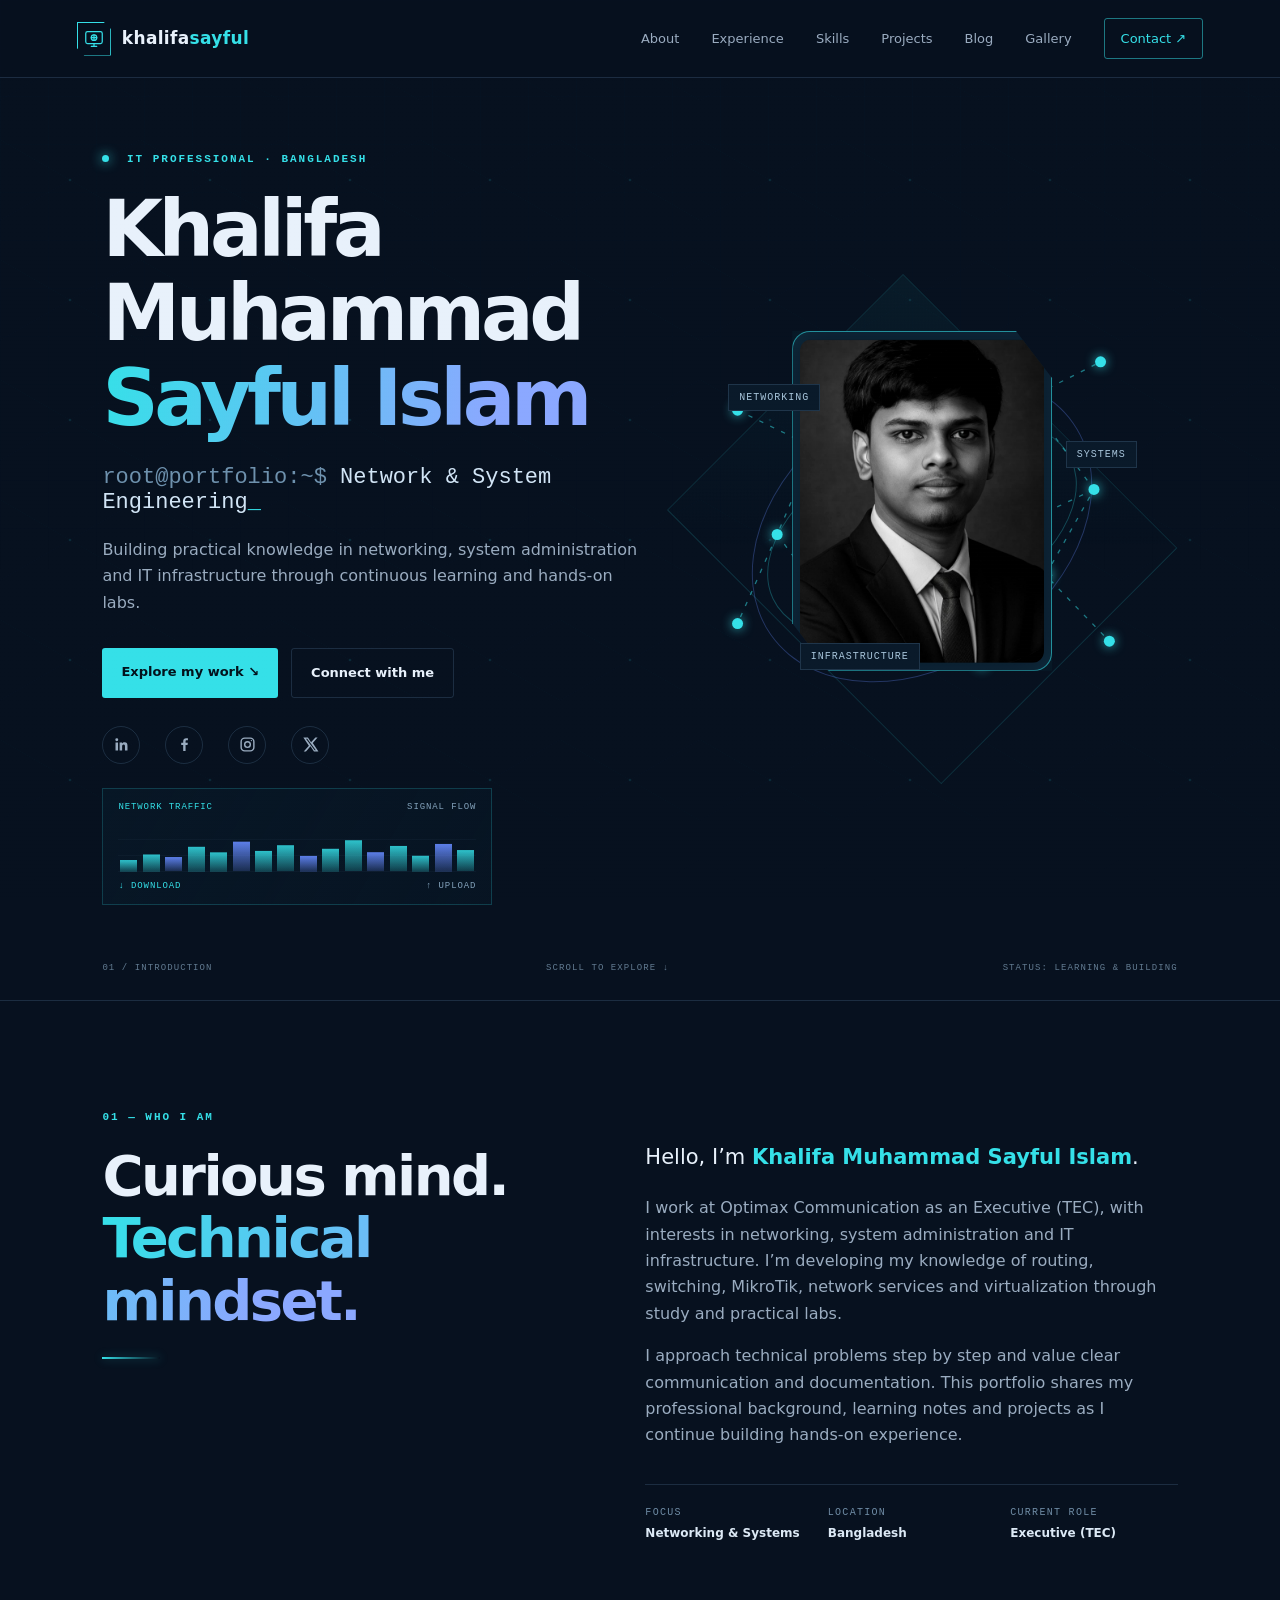
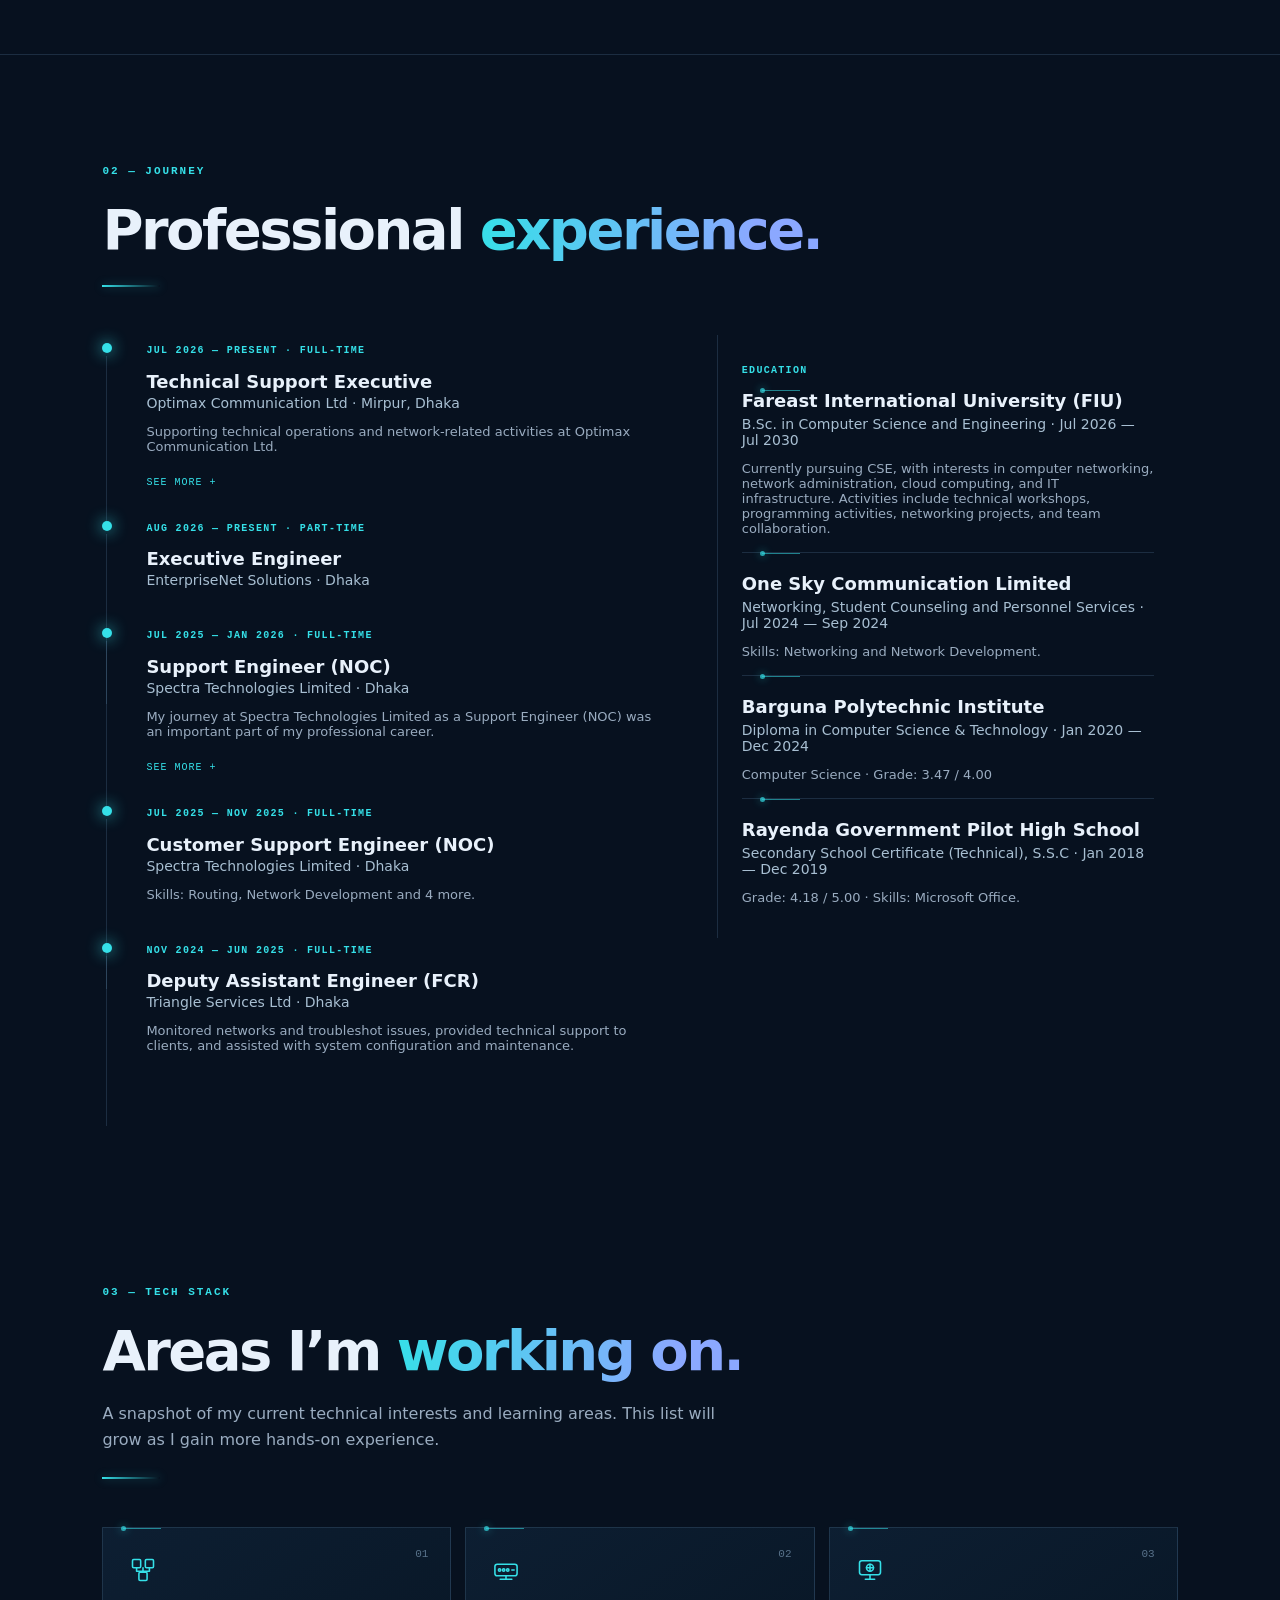
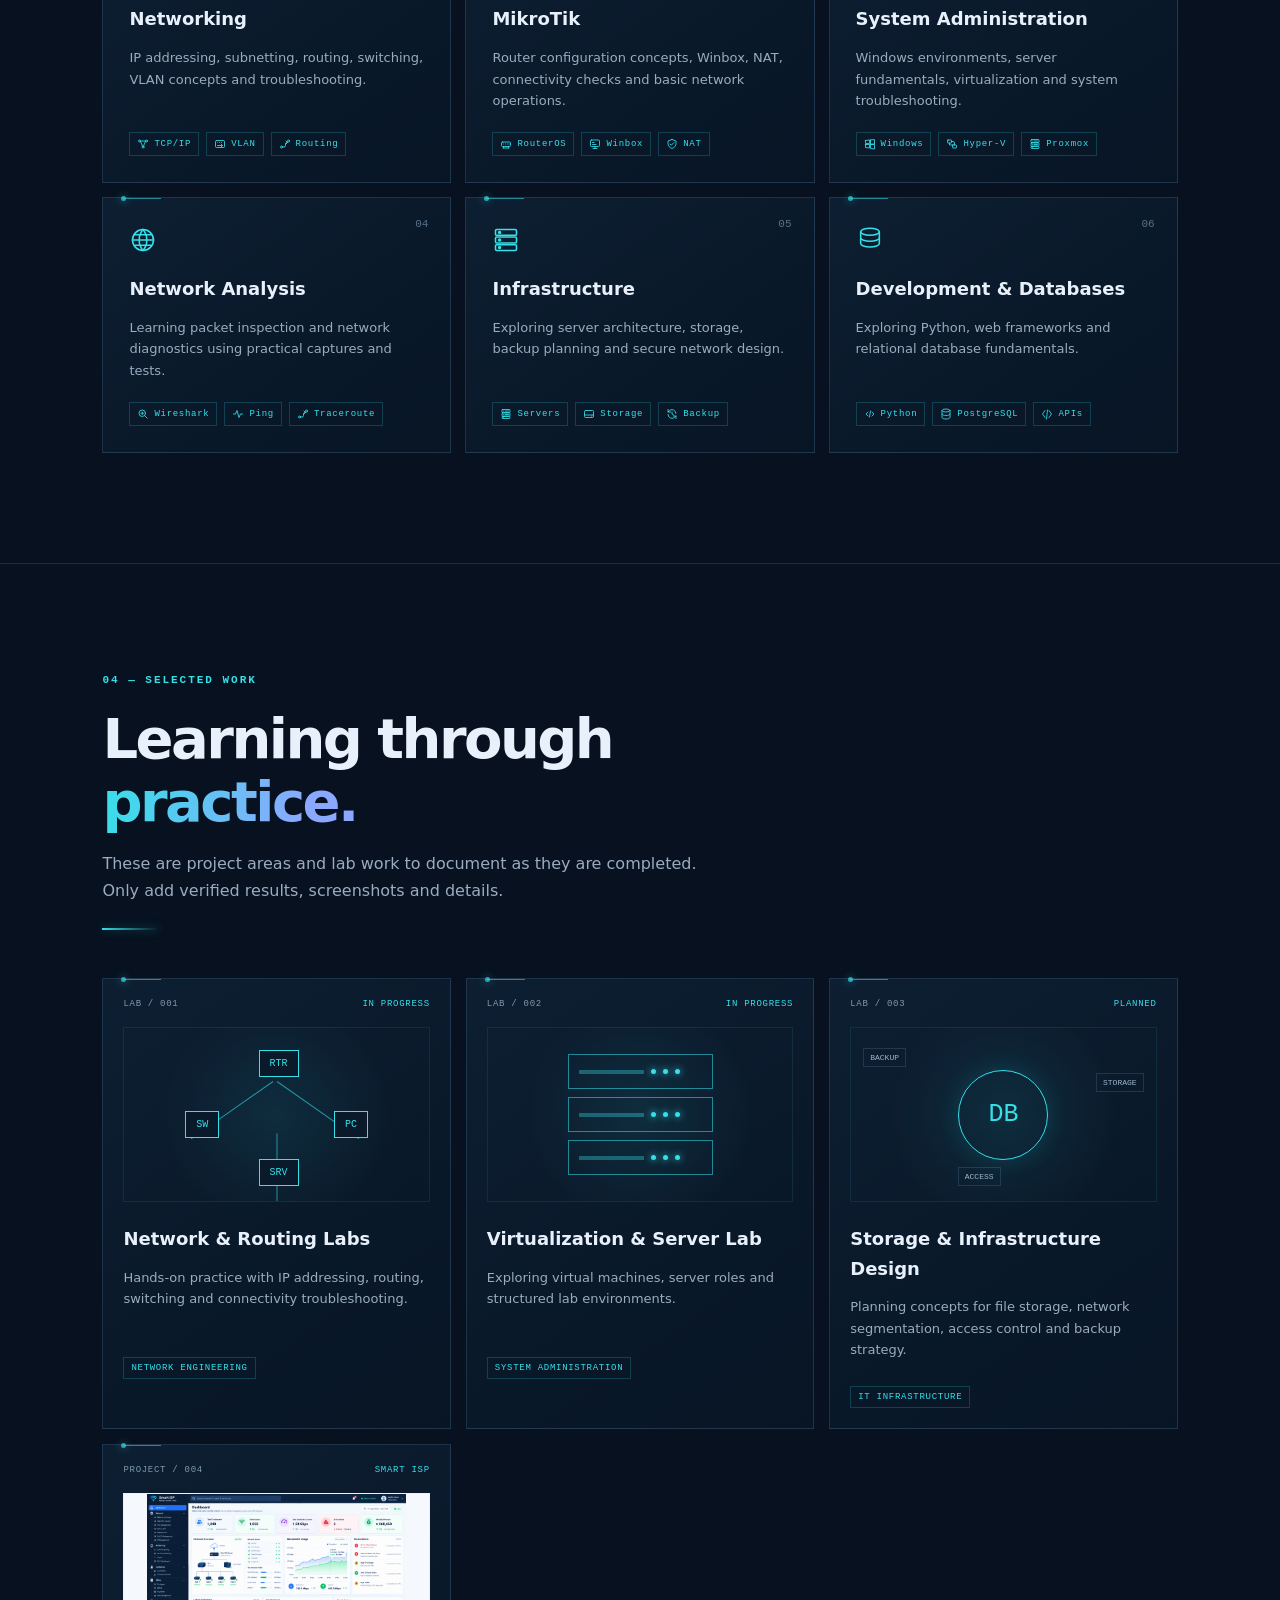
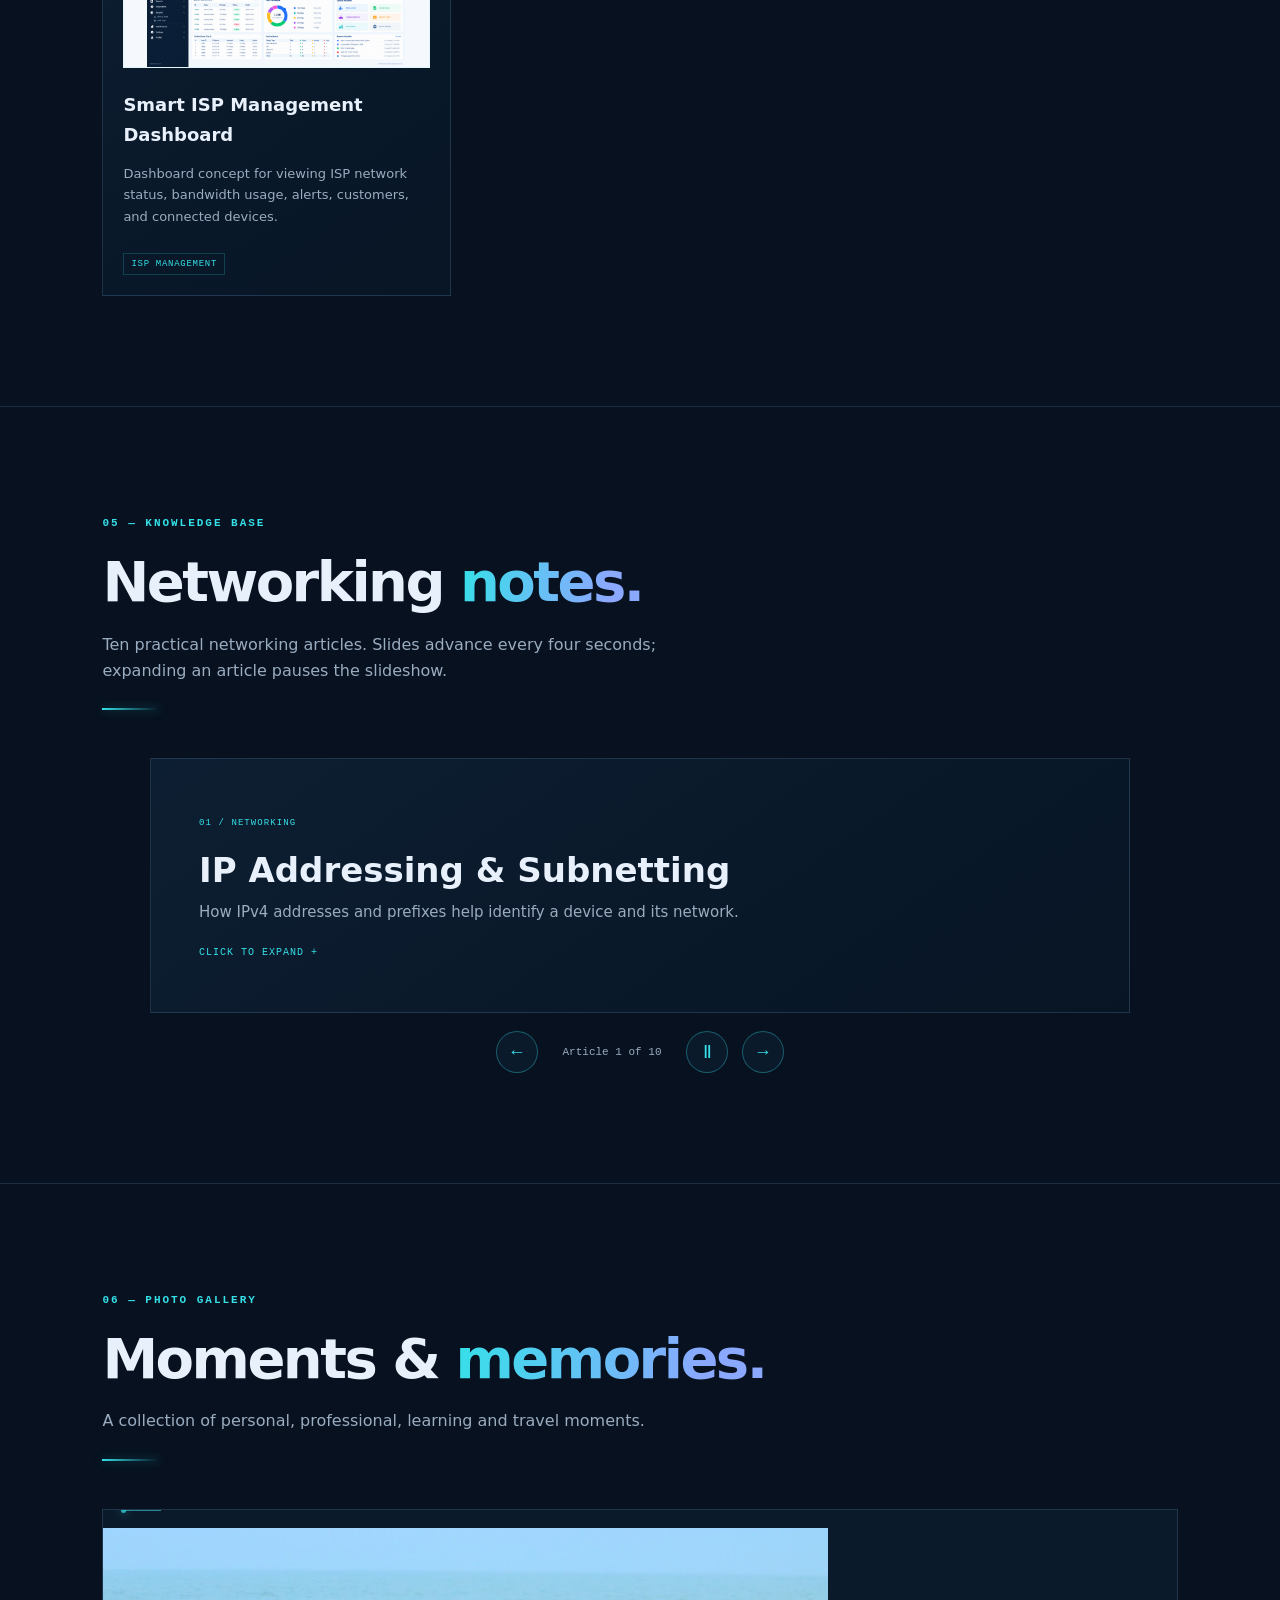
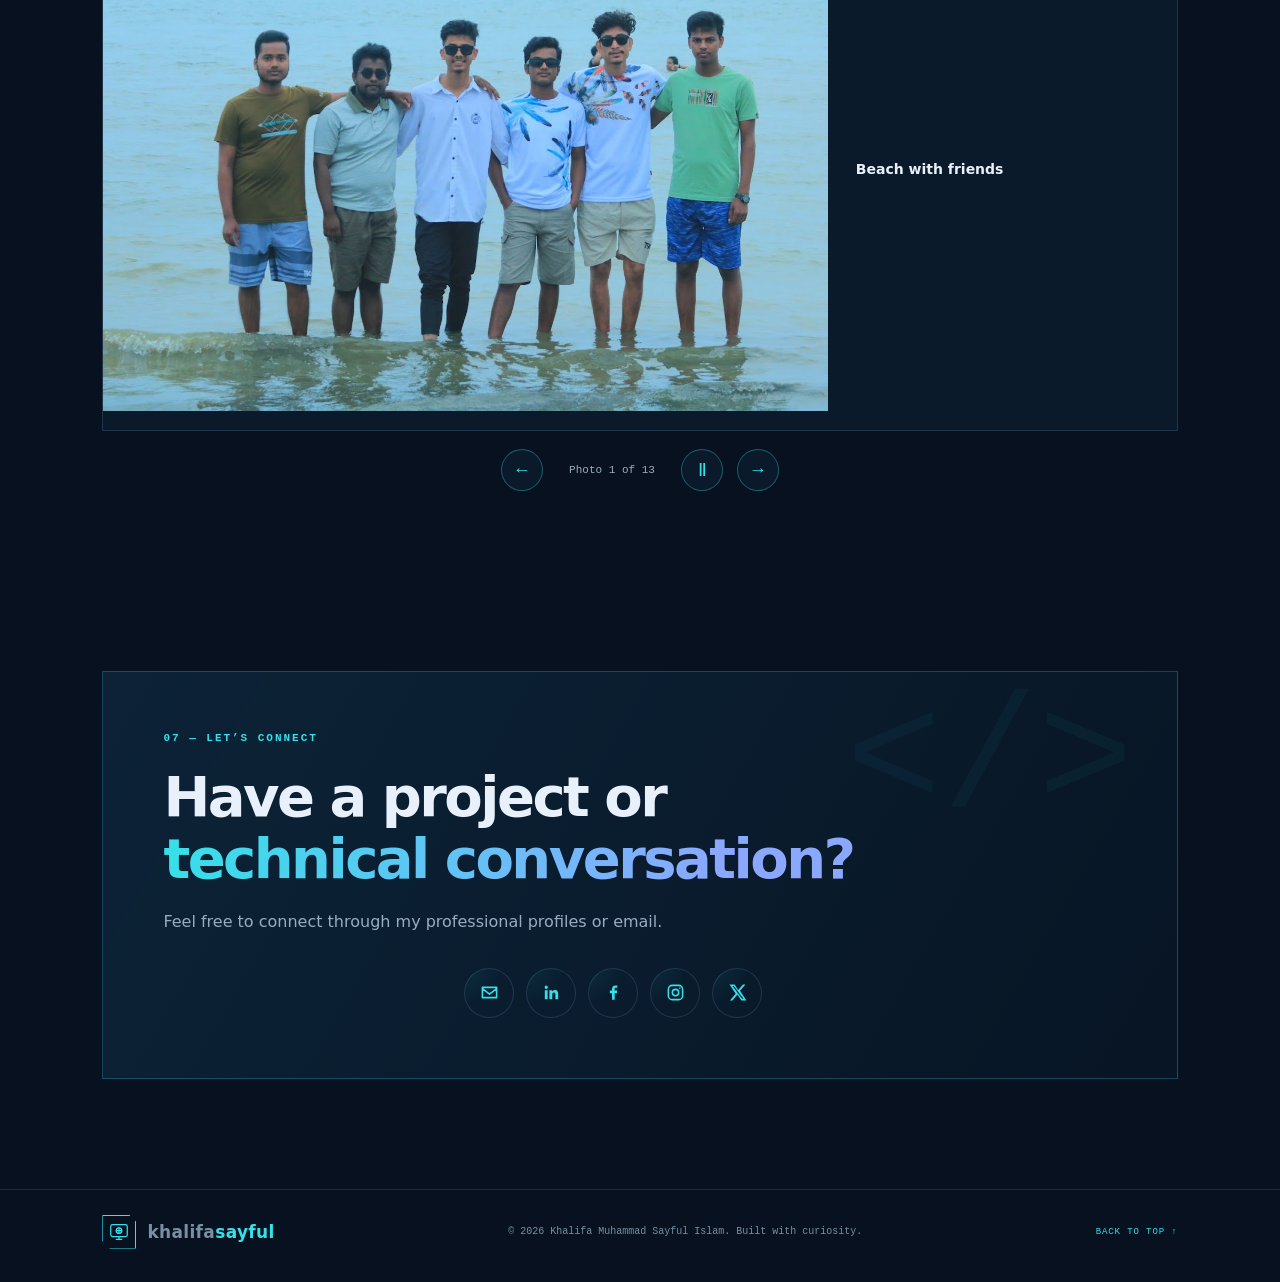
<file: index.html>
<!doctype html>
<html lang="en">
<head>
  <meta charset="utf-8">
  <meta name="viewport" content="width=device-width, initial-scale=1">
  <title>Khalifa Muhammad Sayful Islam | IT &amp; Network Engineer</title>
  <meta name="description" content="Portfolio of Khalifa Muhammad Sayful Islam, a Bangladesh-based IT professional focused on networking, MikroTik, system administration and IT infrastructure.">
  <meta name="author" content="Khalifa Muhammad Sayful Islam">
  <meta name="robots" content="index, follow">
  <meta name="theme-color" content="#07111f">
  <link rel="canonical" href="https://sayfulislambestit.github.io/khalifasayful/">
  <meta property="og:type" content="website">
  <meta property="og:site_name" content="Khalifa Muhammad Sayful Islam">
  <meta property="og:title" content="Khalifa Muhammad Sayful Islam | IT &amp; Network Engineer">
  <meta property="og:description" content="IT portfolio focused on computer networking, MikroTik, system administration and infrastructure.">
  <meta property="og:url" content="https://sayfulislambestit.github.io/khalifasayful/">
  <meta property="og:image" content="https://sayfulislambestit.github.io/khalifasayful/assets/social-preview.png">
  <meta property="og:image:type" content="image/png">
  <meta property="og:image:width" content="1200">
  <meta property="og:image:height" content="630">
  <meta property="og:locale" content="en_US">
  <meta name="twitter:card" content="summary_large_image">
  <meta name="twitter:title" content="Khalifa Muhammad Sayful Islam | IT &amp; Network Engineer">
  <meta name="twitter:description" content="IT portfolio focused on computer networking, MikroTik, system administration and infrastructure.">
  <meta name="twitter:image" content="https://sayfulislambestit.github.io/khalifasayful/assets/social-preview.png">
  <link rel="icon" href="assets/favicon.svg?v=2" type="image/svg+xml">
  <link rel="stylesheet" href="style.css?v=8">
  <script type="application/ld+json">
  {
    "@context": "https://schema.org",
    "@type": "Person",
    "@id": "https://sayfulislambestit.github.io/khalifasayful/#person",
    "name": "Khalifa Muhammad Sayful Islam",
    "url": "https://sayfulislambestit.github.io/khalifasayful/",
    "image": "https://sayfulislambestit.github.io/khalifasayful/assets/gallery/profile-photo.png",
    "email": "mailto:khalifasaiful.it@gmail.com",
    "sameAs": [
      "https://www.linkedin.com/in/khalifa-sayful-it/",
      "https://www.facebook.com/khalifasaiful.it/",
      "https://www.instagram.com/khalifasaiful.it/",
      "https://x.com/khalifasayfulit"
    ],
    "jobTitle": "Executive (TEC)",
    "worksFor": {
      "@type": "Organization",
      "name": "Optimax Communication"
    },
    "knowsAbout": [
      "Computer Networking",
      "MikroTik",
      "Network Troubleshooting",
      "System Administration",
      "Windows Server",
      "Virtualization"
    ]
  }
  </script>
</head>
<body>
  <div class="scanline" aria-hidden="true"></div>
  <svg class="tech-icon-defs" xmlns="http://www.w3.org/2000/svg" aria-hidden="true" focusable="false">
    <symbol id="tech-network" viewBox="0 0 24 24"><circle cx="5" cy="6" r="2"/><circle cx="19" cy="6" r="2"/><circle cx="12" cy="18" r="2"/><path d="m7 7 4 9m6-9-4 9m-6-10h10"/></symbol>
    <symbol id="tech-switch" viewBox="0 0 24 24"><rect x="3" y="5" width="18" height="14" rx="2"/><path d="M7 9h.01M11 9h.01M15 9h.01M7 15h10m-3-3 3 3-3 3"/></symbol>
    <symbol id="tech-route" viewBox="0 0 24 24"><circle cx="5" cy="18" r="2"/><circle cx="19" cy="6" r="2"/><path d="M7 18h3a3 3 0 0 0 3-3v-3a3 3 0 0 1 3-3h1m-3-3 3 3-3 3"/></symbol>
    <symbol id="tech-router" viewBox="0 0 24 24"><rect x="3" y="8" width="18" height="9" rx="2"/><path d="M7 17v3m10-3v3M6 20h12M7 12h.01M11 12h.01M15 12h.01M18 12h.01"/></symbol>
    <symbol id="tech-monitor" viewBox="0 0 24 24"><rect x="3" y="4" width="18" height="13" rx="2"/><path d="M8 21h8m-4-4v4M7 9h3m-3 4h7"/></symbol>
    <symbol id="tech-shield" viewBox="0 0 24 24"><path d="M12 3 20 6v5c0 5-3.4 8.3-8 10-4.6-1.7-8-5-8-10V6l8-3Z"/><path d="m8 12 2.5 2.5L16 9"/></symbol>
    <symbol id="tech-windows" viewBox="0 0 24 24"><path d="m3 5 8-1v7H3V5Zm10-1 8-1v9h-8V4ZM3 13h8v7l-8-1v-6Zm10 0h8v9l-8-1v-8Z"/></symbol>
    <symbol id="tech-virtual" viewBox="0 0 24 24"><rect x="3" y="4" width="8" height="6" rx="1"/><rect x="13" y="14" width="8" height="6" rx="1"/><path d="M11 7h3a3 3 0 0 1 3 3v4M7 10v4h6"/></symbol>
    <symbol id="tech-server" viewBox="0 0 24 24"><rect x="4" y="3" width="16" height="6" rx="1"/><rect x="4" y="10" width="16" height="6" rx="1"/><rect x="4" y="17" width="16" height="4" rx="1"/><path d="M7 6h.01M7 13h.01M7 19h.01M10 6h7m-7 7h7"/></symbol>
    <symbol id="tech-search" viewBox="0 0 24 24"><circle cx="10.5" cy="10.5" r="6.5"/><path d="m15.5 15.5 5 5M8 10.5h5m-2.5-2.5v5"/></symbol>
    <symbol id="tech-pulse" viewBox="0 0 24 24"><path d="M3 12h4l3-7 4 14 3-7h4"/></symbol>
    <symbol id="tech-drive" viewBox="0 0 24 24"><rect x="3" y="5" width="18" height="14" rx="2"/><path d="M3 14h18m-4 2h.01m3 0h.01"/></symbol>
    <symbol id="tech-backup" viewBox="0 0 24 24"><path d="M20 11a8 8 0 0 0-14-5L4 8m0-5v5h5m-5 5a8 8 0 0 0 14 5l2-2m0 5v-5h-5"/><path d="M12 8v4l3 2"/></symbol>
    <symbol id="tech-code" viewBox="0 0 24 24"><path d="m8 8-4 4 4 4m8-8 4 4-4 4m-3-10-2 12"/></symbol>
    <symbol id="tech-database" viewBox="0 0 24 24"><ellipse cx="12" cy="5" rx="8" ry="3"/><path d="M4 5v14c0 1.7 3.6 3 8 3s8-1.3 8-3V5M4 12c0 1.7 3.6 3 8 3s8-1.3 8-3"/></symbol>
    <symbol id="tech-api" viewBox="0 0 24 24"><path d="m8 5-5 7 5 7m8-14 5 7-5 7m-3-15-2 18"/></symbol>
  </svg>
  <header class="site-header">
    <a class="brand" href="#home" aria-label="Khalifa Sayful home"><span class="brand-mark" aria-hidden="true"><svg viewBox="0 0 24 24"><rect x="3" y="4" width="18" height="13" rx="2"/><path d="M9 20h6M12 17v3"/><circle cx="12" cy="10.5" r="3"/><path d="M12 7.5v6M9 10.5h6"/></svg></span><span>khalifa<span class="accent">sayful</span></span></a>
    <button class="menu-toggle" aria-label="Toggle navigation" aria-expanded="false">☰</button>
    <nav class="nav" aria-label="Main navigation">
      <a href="#about">About</a><a href="#experience">Experience</a><a href="#skills">Skills</a><a href="#projects">Projects</a><a href="#blog">Blog</a><a href="#gallery">Gallery</a><a href="#contact" class="nav-cta">Contact ↗</a>
    </nav>
  </header>

  <main>
    <section class="hero section" id="home">
      <div class="hero-copy">
        <p class="eyebrow"><span class="pulse"></span> IT PROFESSIONAL · BANGLADESH</p>
        <h1>Khalifa Muhammad<br><span class="gradient-text">Sayful Islam</span></h1>
        <div class="role-line"><span class="prompt">root@portfolio:~$</span> <span id="typed-role">Network &amp; System Engineering</span><span class="cursor">_</span></div>
        <p class="hero-description">Building practical knowledge in networking, system administration and IT infrastructure through continuous learning and hands-on labs.</p>
        <div class="hero-actions"><a class="button primary" href="#projects">Explore my work <span>↘</span></a><a class="button secondary" href="#contact">Connect with me</a></div>
        <div class="social-row">
          <a href="https://www.linkedin.com/in/khalifa-sayful-it/" target="_blank" rel="noopener noreferrer" aria-label="LinkedIn" title="LinkedIn"><svg viewBox="0 0 24 24" aria-hidden="true"><path fill="currentColor" d="M20.447 20.452h-3.554v-5.569c0-1.328-.027-3.037-1.852-3.037-1.853 0-2.136 1.445-2.136 2.939v5.667H9.35V9h3.414v1.561h.049c.476-.9 1.637-1.85 3.37-1.85 3.601 0 4.267 2.37 4.267 5.455v6.286ZM5.337 7.433a2.062 2.062 0 1 1 0-4.124 2.062 2.062 0 0 1 0 4.124ZM7.119 20.452H3.555V9h3.564v11.452Z"/></svg></a>
          <a href="https://www.facebook.com/khalifasaiful.it/" target="_blank" rel="noopener noreferrer" aria-label="Facebook" title="Facebook"><svg viewBox="0 0 24 24" aria-hidden="true"><path fill="currentColor" d="M13.5 21v-8.2h2.8l.42-3.2H13.5V7.56c0-.93.26-1.56 1.6-1.56h1.71V3.14A22.6 22.6 0 0 0 14.32 3c-2.47 0-4.16 1.5-4.16 4.26V9.6H7.37v3.2h2.79V21h3.34Z"/></svg></a>
          <a href="https://www.instagram.com/khalifasaiful.it/" target="_blank" rel="noopener noreferrer" aria-label="Instagram" title="Instagram"><svg viewBox="0 0 24 24" aria-hidden="true"><rect x="3" y="3" width="18" height="18" rx="5" fill="none" stroke="currentColor" stroke-width="2"/><circle cx="12" cy="12" r="4" fill="none" stroke="currentColor" stroke-width="2"/><circle cx="17.5" cy="6.5" r="1" fill="currentColor"/></svg></a>
          <a href="https://x.com/khalifasayfulit" target="_blank" rel="noopener noreferrer" aria-label="X" title="X"><svg viewBox="0 0 24 24" aria-hidden="true"><path fill="currentColor" d="M18.9 2H22l-6.8 7.8L23.2 22h-6.3L12 14.6 5.6 22H2.4l7.3-8.4L1.9 2h6.5l4.4 6.8L18.9 2Zm-1.1 18h1.7L7.4 3.9H5.6L17.8 20Z"/></svg></a>
        </div>
        <div class="bandwidth-visual" aria-hidden="true">
          <div class="bandwidth-label"><span>NETWORK TRAFFIC</span><span>SIGNAL FLOW</span></div>
          <div class="bandwidth-chart">
            <i></i><i></i><i></i><i></i><i></i><i></i><i></i><i></i><i></i><i></i><i></i><i></i><i></i><i></i><i></i><i></i>
          </div>
          <div class="bandwidth-legend"><span>↓ DOWNLOAD</span><span>↑ UPLOAD</span></div>
        </div>
      </div>
      <div class="hero-visual" aria-label="Portrait of Khalifa Muhammad Sayful Islam">
        <div class="orbit orbit-one"></div><div class="orbit orbit-two"></div>
        <svg class="network-map" viewBox="0 0 420 400" aria-hidden="true">
          <g class="network-links">
            <path d="M42 92 112 126 78 205 42 286M112 126 150 66M78 205 132 278M305 82 372 48M305 82 366 164 322 242 380 302M366 164 286 202M322 242 264 322" />
          </g>
          <g class="network-nodes">
            <circle cx="42" cy="92" r="5" /><circle cx="112" cy="126" r="6" /><circle cx="78" cy="205" r="5" /><circle cx="42" cy="286" r="5" /><circle cx="150" cy="66" r="5" /><circle cx="132" cy="278" r="5" />
            <circle cx="305" cy="82" r="6" /><circle cx="372" cy="48" r="5" /><circle cx="366" cy="164" r="5" /><circle cx="286" cy="202" r="5" /><circle cx="322" cy="242" r="6" /><circle cx="380" cy="302" r="5" /><circle cx="264" cy="322" r="5" />
          </g>
        </svg>
        <div class="core profile-photo-frame"><img class="profile-photo" src="assets/gallery/profile-photo.png" alt="Khalifa Muhammad Sayful Islam"></div>
        <span class="float-tag tag-a">NETWORKING</span><span class="float-tag tag-b">SYSTEMS</span><span class="float-tag tag-c">INFRASTRUCTURE</span>
        <div class="visual-grid"></div>
      </div>
      <div class="hero-bottom"><span>01 / INTRODUCTION</span><span>SCROLL TO EXPLORE ↓</span><span>STATUS: LEARNING & BUILDING</span></div>
    </section>

    <section class="section about-section" id="about">
      <div class="section-heading"><p class="eyebrow">01 — WHO I AM</p><h2>Curious mind.<br><span class="gradient-text">Technical mindset.</span></h2></div>
      <div class="about-content">
        <p class="lead">Hello, I’m <strong>Khalifa Muhammad Sayful Islam</strong>.</p>
        <p>I work at Optimax Communication as an Executive (TEC), with interests in networking, system administration and IT infrastructure. I’m developing my knowledge of routing, switching, MikroTik, network services and virtualization through study and practical labs.</p>
        <p>I approach technical problems step by step and value clear communication and documentation. This portfolio shares my professional background, learning notes and projects as I continue building hands-on experience.</p>
        <div class="info-strip"><div><span class="info-label">FOCUS</span><strong>Networking &amp; Systems</strong></div><div><span class="info-label">LOCATION</span><strong>Bangladesh</strong></div><div><span class="info-label">CURRENT ROLE</span><strong>Executive (TEC)</strong></div></div>
      </div>
    </section>

    <section class="section experience-section" id="experience">
      <div class="section-heading"><p class="eyebrow">02 — JOURNEY</p><h2>Professional <span class="gradient-text">experience.</span></h2></div>
      <div class="journey-columns">
        <div class="timeline">
          <div class="timeline-mark"></div><div class="timeline-content"><span class="timeline-date">JUL 2026 — PRESENT · FULL-TIME</span><h3>Technical Support Executive</h3><h4>Optimax Communication Ltd · Mirpur, Dhaka</h4><p>Supporting technical operations and network-related activities at Optimax Communication Ltd.</p><details class="experience-expand"><summary><span class="experience-expand-label">SEE MORE +</span></summary><div class="experience-expand-content"><p>Monitoring network services, troubleshooting connectivity issues, coordinating with technical teams, and assisting in maintaining reliable network operations.</p><p>Developing practical experience in ISP and telecommunication infrastructure, network troubleshooting, and customer service operations.</p><p>Skills: Network Services and Technical Support.</p></div></details></div>
          <div class="timeline-mark"></div><div class="timeline-content"><span class="timeline-date">AUG 2026 — PRESENT · PART-TIME</span><h3>Executive Engineer</h3><h4>EnterpriseNet Solutions · Dhaka</h4></div>
          <div class="timeline-mark"></div><div class="timeline-content"><span class="timeline-date">JUL 2025 — JAN 2026 · FULL-TIME</span><h3>Support Engineer (NOC)</h3><h4>Spectra Technologies Limited · Dhaka</h4><p>My journey at Spectra Technologies Limited as a Support Engineer (NOC) was an important part of my professional career.</p><details class="experience-expand"><summary><span class="experience-expand-label">SEE MORE +</span></summary><div class="experience-expand-content"><p>Every experience teaches us something valuable, and every journey helps us grow professionally.</p><p>During this time, I gained valuable hands-on experience in:</p><ul><li>Network Operations Center (NOC)</li><li>Network Monitoring &amp; Troubleshooting</li><li>Routing &amp; Switching</li><li>ISP Network Support</li><li>Technical Support &amp; Problem Solving</li><li>Network Infrastructure Management</li></ul><p>I am grateful for the experiences, challenges, and professional lessons that contributed to my technical growth.</p><p>Moving forward with new goals, continuous learning, and a strong passion for Networking and IT Infrastructure.</p><p><strong>Every step forward is an opportunity to become better.</strong></p></div></details></div>
          <div class="timeline-mark"></div><div class="timeline-content"><span class="timeline-date">JUL 2025 — NOV 2025 · FULL-TIME</span><h3>Customer Support Engineer (NOC)</h3><h4>Spectra Technologies Limited · Dhaka</h4><p>Skills: Routing, Network Development and 4 more.</p></div>
          <div class="timeline-mark"></div><div class="timeline-content"><span class="timeline-date">NOV 2024 — JUN 2025 · FULL-TIME</span><h3>Deputy Assistant Engineer (FCR)</h3><h4>Triangle Services Ltd · Dhaka</h4><p>Monitored networks and troubleshot issues, provided technical support to clients, and assisted with system configuration and maintenance.</p></div>
        </div>
        <div class="education-note">
          <span class="info-label">EDUCATION</span>
          <div class="education-entry"><strong>Fareast International University (FIU)</strong><span class="education-meta">B.Sc. in Computer Science and Engineering · Jul 2026 — Jul 2030</span><p>Currently pursuing CSE, with interests in computer networking, network administration, cloud computing, and IT infrastructure. Activities include technical workshops, programming activities, networking projects, and team collaboration.</p></div>
          <div class="education-entry"><strong>One Sky Communication Limited</strong><span class="education-meta">Networking, Student Counseling and Personnel Services · Jul 2024 — Sep 2024</span><p>Skills: Networking and Network Development.</p></div>
          <div class="education-entry"><strong>Barguna Polytechnic Institute</strong><span class="education-meta">Diploma in Computer Science &amp; Technology · Jan 2020 — Dec 2024</span><p>Computer Science · Grade: 3.47 / 4.00</p></div>
          <div class="education-entry"><strong>Rayenda Government Pilot High School</strong><span class="education-meta">Secondary School Certificate (Technical), S.S.C · Jan 2018 — Dec 2019</span><p>Grade: 4.18 / 5.00 · Skills: Microsoft Office.</p></div>
        </div>
      </div>
    </section>

    <section class="section" id="skills">
      <div class="section-heading"><p class="eyebrow">03 — TECH STACK</p><h2>Areas I’m <span class="gradient-text">working on.</span></h2><p class="section-intro">A snapshot of my current technical interests and learning areas. This list will grow as I gain more hands-on experience.</p></div>
      <div class="skill-grid">
        <article class="skill-card"><span class="card-number">01</span><div class="skill-icon" aria-hidden="true"><svg viewBox="0 0 24 24"><rect x="3" y="3" width="7" height="7" rx="1"/><rect x="14" y="3" width="7" height="7" rx="1"/><rect x="8.5" y="14" width="7" height="7" rx="1"/><path d="M6.5 10v3h11v-3M12 10v4"/></svg></div><h3>Networking</h3><p>IP addressing, subnetting, routing, switching, VLAN concepts and troubleshooting.</p><div class="tags"><span><svg aria-hidden="true"><use href="#tech-network"/></svg>TCP/IP</span><span><svg aria-hidden="true"><use href="#tech-switch"/></svg>VLAN</span><span><svg aria-hidden="true"><use href="#tech-route"/></svg>Routing</span></div></article>
        <article class="skill-card"><span class="card-number">02</span><div class="skill-icon" aria-hidden="true"><svg viewBox="0 0 24 24"><rect x="2.5" y="7" width="19" height="10" rx="2"/><circle cx="6.5" cy="12" r="1"/><circle cx="10" cy="12" r="1"/><circle cx="13.5" cy="12" r="1"/><path d="M17 12h2M12 17v3M7 20h10"/></svg></div><h3>MikroTik</h3><p>Router configuration concepts, Winbox, NAT, connectivity checks and basic network operations.</p><div class="tags"><span><svg aria-hidden="true"><use href="#tech-router"/></svg>RouterOS</span><span><svg aria-hidden="true"><use href="#tech-monitor"/></svg>Winbox</span><span><svg aria-hidden="true"><use href="#tech-shield"/></svg>NAT</span></div></article>
        <article class="skill-card"><span class="card-number">03</span><div class="skill-icon" aria-hidden="true"><svg viewBox="0 0 24 24"><rect x="3" y="4" width="18" height="12" rx="2"/><path d="M8 20h8M12 16v4"/><circle cx="12" cy="10" r="3"/><path d="M12 7v6M9 10h6"/></svg></div><h3>System Administration</h3><p>Windows environments, server fundamentals, virtualization and system troubleshooting.</p><div class="tags"><span><svg aria-hidden="true"><use href="#tech-windows"/></svg>Windows</span><span><svg aria-hidden="true"><use href="#tech-virtual"/></svg>Hyper-V</span><span><svg aria-hidden="true"><use href="#tech-server"/></svg>Proxmox</span></div></article>
        <article class="skill-card"><span class="card-number">04</span><div class="skill-icon" aria-hidden="true"><svg viewBox="0 0 24 24"><circle cx="12" cy="12" r="9"/><path d="M3 12h18M12 3a14 14 0 0 1 0 18M12 3a14 14 0 0 0 0 18M5 7.5h14M5 16.5h14"/></svg></div><h3>Network Analysis</h3><p>Learning packet inspection and network diagnostics using practical captures and tests.</p><div class="tags"><span><svg aria-hidden="true"><use href="#tech-search"/></svg>Wireshark</span><span><svg aria-hidden="true"><use href="#tech-pulse"/></svg>Ping</span><span><svg aria-hidden="true"><use href="#tech-route"/></svg>Traceroute</span></div></article>
        <article class="skill-card"><span class="card-number">05</span><div class="skill-icon" aria-hidden="true"><svg viewBox="0 0 24 24"><rect x="3" y="3" width="18" height="5" rx="1"/><rect x="3" y="9.5" width="18" height="5" rx="1"/><rect x="3" y="16" width="18" height="5" rx="1"/><circle cx="6.5" cy="5.5" r=".8"/><circle cx="6.5" cy="12" r=".8"/><circle cx="6.5" cy="18.5" r=".8"/></svg></div><h3>Infrastructure</h3><p>Exploring server architecture, storage, backup planning and secure network design.</p><div class="tags"><span><svg aria-hidden="true"><use href="#tech-server"/></svg>Servers</span><span><svg aria-hidden="true"><use href="#tech-drive"/></svg>Storage</span><span><svg aria-hidden="true"><use href="#tech-backup"/></svg>Backup</span></div></article>
        <article class="skill-card"><span class="card-number">06</span><div class="skill-icon" aria-hidden="true"><svg viewBox="0 0 24 24"><ellipse cx="12" cy="5" rx="8" ry="3"/><path d="M4 5v10c0 1.7 3.6 3 8 3s8-1.3 8-3V5M4 10c0 1.7 3.6 3 8 3s8-1.3 8-3"/></svg></div><h3>Development &amp; Databases</h3><p>Exploring Python, web frameworks and relational database fundamentals.</p><div class="tags"><span><svg aria-hidden="true"><use href="#tech-code"/></svg>Python</span><span><svg aria-hidden="true"><use href="#tech-database"/></svg>PostgreSQL</span><span><svg aria-hidden="true"><use href="#tech-api"/></svg>APIs</span></div></article>
      </div>
    </section>

    <section class="section projects-section" id="projects">
      <div class="section-heading"><p class="eyebrow">04 — SELECTED WORK</p><h2>Learning through <span class="gradient-text">practice.</span></h2><p class="section-intro">These are project areas and lab work to document as they are completed. Only add verified results, screenshots and details.</p></div>
      <div class="project-grid">
        <article class="project-card"><div class="project-top"><span>LAB / 001</span><span class="project-status">IN PROGRESS</span></div><div class="project-art network-art"><div class="node n1">RTR</div><div class="node n2">SW</div><div class="node n3">PC</div><div class="node n4">SRV</div><i class="line l1"></i><i class="line l2"></i><i class="line l3"></i></div><h3>Network &amp; Routing Labs</h3><p>Hands-on practice with IP addressing, routing, switching and connectivity troubleshooting.</p><span class="project-type">NETWORK ENGINEERING</span></article>
        <article class="project-card"><div class="project-top"><span>LAB / 002</span><span class="project-status">IN PROGRESS</span></div><div class="project-art server-art"><div class="server-unit"><b></b><b></b><b></b></div><div class="server-unit"><b></b><b></b><b></b></div><div class="server-unit"><b></b><b></b><b></b></div></div><h3>Virtualization &amp; Server Lab</h3><p>Exploring virtual machines, server roles and structured lab environments.</p><span class="project-type">SYSTEM ADMINISTRATION</span></article>
        <article class="project-card"><div class="project-top"><span>LAB / 003</span><span class="project-status">PLANNED</span></div><div class="project-art data-art"><div class="data-ring">DB</div><span class="data-chip">BACKUP</span><span class="data-chip">STORAGE</span><span class="data-chip">ACCESS</span></div><h3>Storage &amp; Infrastructure Design</h3><p>Planning concepts for file storage, network segmentation, access control and backup strategy.</p><span class="project-type">IT INFRASTRUCTURE</span></article>
        <article class="project-card"><div class="project-top"><span>PROJECT / 004</span><span class="project-status">SMART ISP</span></div><div class="project-art project-image"><a href="assets/gallery/smart-isp.png" target="_blank" rel="noopener noreferrer"><img src="assets/gallery/smart-isp.png" alt="Smart ISP dashboard showing network status, bandwidth, alerts, customers, and devices"></a></div><h3>Smart ISP Management Dashboard</h3><p>Dashboard concept for viewing ISP network status, bandwidth usage, alerts, customers, and connected devices.</p><span class="project-type">ISP MANAGEMENT</span></article>
      </div>
    </section>
    <section class="section blog-preview-section" id="blog">
      <div class="section-heading"><p class="eyebrow">05 — KNOWLEDGE BASE</p><h2>Networking <span class="gradient-text">notes.</span></h2><p class="section-intro">Ten practical networking articles. Slides advance every four seconds; expanding an article pauses the slideshow.</p></div>
      <div class="blog-carousel" role="region" aria-roledescription="carousel" aria-label="Networking blog articles">
        <div class="blog-slides">
          <article class="blog-slide">
            <details class="blog-expand">
              <summary><span class="blog-meta">01 / NETWORKING</span><span class="blog-title">IP Addressing &amp; Subnetting</span><span class="blog-summary">How IPv4 addresses and prefixes help identify a device and its network.</span><span class="blog-open-label">CLICK TO EXPAND +</span></summary>
              <div class="blog-body"><p>An IPv4 address identifies an interface on an IP network. It contains 32 bits and is usually written as four decimal numbers, such as <code>192.168.1.10</code>. The prefix length, such as <code>/24</code>, tells you how many leading bits identify the network; the remaining bits identify addresses within that subnet.</p><p>For example, devices in <code>192.168.1.0/24</code> share the same network portion, while each device needs a unique host address. The subnet mask is another way to express the prefix: <code>/24</code> corresponds to <code>255.255.255.0</code>.</p><p>When planning a subnet, identify its network address, usable host range, broadcast address, and default gateway. Estimate how many addresses are needed, leave room for growth, and document the allocation. Practising with private lab ranges helps prevent overlapping subnets and makes connectivity issues easier to diagnose.</p><p>For a simple planning exercise, divide a private address range into separate subnets for different teams or lab segments. Write down each subnet's prefix, gateway, and intended use, then check that the ranges do not overlap. If a device can reach its local gateway but not another network, verify its address and prefix before investigating the route.</p></div>
            </details>
          </article>
          <article class="blog-slide">
            <details class="blog-expand">
              <summary><span class="blog-meta">02 / SWITCHING</span><span class="blog-title">VLAN Fundamentals</span><span class="blog-summary">A practical introduction to separating Layer 2 networks on managed switches.</span><span class="blog-open-label">CLICK TO EXPAND +</span></summary>
              <div class="blog-body"><p>A VLAN creates a separate Layer 2 broadcast domain on shared switching infrastructure. It lets an organization group devices by purpose, such as staff, servers, or guests, without requiring a separate physical switch for every group. Separating broadcast domains can make a network easier to organize and manage.</p><p>An access port normally connects an endpoint to one VLAN. A trunk port carries traffic for multiple VLANs between network devices, commonly marking frames with 802.1Q tags. Both ends of a trunk need compatible VLAN settings, and the required VLANs must be allowed across the link.</p><p>Devices in different VLANs are on different IP subnets and need Layer 3 routing to communicate. Network policies can then control which traffic is permitted. When troubleshooting, check the port mode, VLAN assignment, trunk configuration, IP settings, and routing path in that order.</p><p>As a learning exercise, create two VLANs in an isolated lab and connect a test device to an access port in each one. Confirm that devices in the same VLAN can communicate as expected, then observe that traffic between the VLANs needs a router or Layer 3 switch. Keep a small table of VLAN IDs, names, subnets, and port assignments so the setup is easy to review.</p></div>
            </details>
          </article>
          <article class="blog-slide">
            <details class="blog-expand">
              <summary><span class="blog-meta">03 / ROUTING</span><span class="blog-title">Routing Basics</span><span class="blog-summary">How routers use destination networks and next hops to forward packets.</span><span class="blog-open-label">CLICK TO EXPAND +</span></summary>
              <div class="blog-body"><p>A router connects IP networks and forwards packets between them. For each packet, it checks the destination address against its routing table and chooses the most specific matching route. That route identifies an outgoing interface, a next-hop router, or both.</p><p>Routes can be directly connected, manually configured as static routes, or learned through a routing protocol. If no specific route matches, a router may use a default route; if it has no usable route, it drops the packet and may send an error message back.</p><p>In a lab, inspect the routing table on every router along the path. Confirm that the forward route exists and that the destination network also has a return path to the source. Then test one hop at a time so you can identify where forwarding stops.</p><p>Imagine two office networks connected by a router: each router needs to know how to reach the remote subnet, and the remote side needs a route back. A route can look correct but still fail if its next hop is unreachable or an interface is down. Check interface status, route selection, and return traffic before changing configuration.</p></div>
            </details>
          </article>
          <article class="blog-slide">
            <details class="blog-expand">
              <summary><span class="blog-meta">04 / TCP/IP</span><span class="blog-title">Understanding TCP/IP</span><span class="blog-summary">A layered way to understand how applications communicate across networks.</span><span class="blog-open-label">CLICK TO EXPAND +</span></summary>
              <div class="blog-body"><p>The TCP/IP model describes communication in four layers: link, internet, transport, and application. The link layer moves frames across a local network, the internet layer handles IP addressing and routing, and the transport layer provides communication between applications on different hosts. Application protocols define the services programs use.</p><p>When data is sent, each layer adds information needed by the next part of the journey. At the receiving end, those headers are processed in reverse order. This layered approach means applications can use common network services without needing to manage every hardware detail themselves.</p><p>TCP provides a reliable, ordered byte stream and manages retransmission when data is lost. UDP has less transport overhead and does not guarantee delivery or ordering, so applications choose the protocol that suits their needs. Thinking in layers helps narrow a fault: check the local link, IP reachability, transport port, and application service separately.</p><p>For example, if a computer can reach its gateway but a web application does not load, the local link and basic IP path may be working while name resolution, a transport connection, or the application itself has a problem. Separating these checks prevents guesswork. A packet capture in a lab can also show how link, IP, and transport headers wrap the application data.</p></div>
            </details>
          </article>
          <article class="blog-slide">
            <details class="blog-expand">
              <summary><span class="blog-meta">05 / NETWORK SERVICES</span><span class="blog-title">DNS &amp; DHCP</span><span class="blog-summary">Two core services that make networks easier to use and manage.</span><span class="blog-open-label">CLICK TO EXPAND +</span></summary>
              <div class="blog-body"><p>DNS helps people use names instead of memorizing IP addresses. A resolver looks up records such as an <code>A</code> record for IPv4 or an <code>AAAA</code> record for IPv6, and may cache the answer for a period of time. DNS is also used for other information, including mail routing.</p><p>DHCP automatically leases network settings to clients, commonly including an IP address, subnet mask or prefix, default gateway, and DNS server. A lease is temporary and can be renewed, which helps administrators manage addresses without configuring every device by hand.</p><p>If a device cannot reach a site by name, compare a name lookup with a connection to a known IP address, then check the configured DNS server and its response. If the device has no valid address, review the DHCP lease, scope availability, and network path to the authorized DHCP server.</p><p>When learning these services, trace the order of events: a client first obtains its network settings through DHCP, then asks a DNS resolver for an address when an application needs a hostname. A wrong gateway in the lease can prevent access to remote networks, while an incorrect DNS setting can leave IP connectivity working but names unresolved. Check the client settings before changing server configuration.</p></div>
            </details>
          </article>
          <article class="blog-slide">
            <details class="blog-expand">
              <summary><span class="blog-meta">06 / TROUBLESHOOTING</span><span class="blog-title">Ping &amp; Traceroute</span><span class="blog-summary">Use basic diagnostics to investigate reachability and network paths.</span><span class="blog-open-label">CLICK TO EXPAND +</span></summary>
              <div class="blog-body"><p>Ping sends Internet Control Message Protocol (ICMP) echo requests and reports whether replies arrive, along with an estimate of round-trip time. It is a quick way to check basic reachability, but it does not test every application or transport port.</p><p>Traceroute sends probes with increasing time-to-live values to reveal responding hops along a path. Comparing where replies stop can help identify a possible routing or filtering boundary, although some routers do not respond to these probes or treat them at a lower priority.</p><p>A missing response does not always mean a device is down: a firewall, host setting, or network policy may filter diagnostic traffic while other services still work. Compare results with the expected path and other tests, and use these tools only on systems and networks you are authorized to troubleshoot.</p><p>Run tests from a known starting point and note the destination, time, and whether the issue affects one device or several. A successful ping confirms only that the tested ICMP exchange received a reply; it does not prove that a website or other service is healthy. Use traceroute results as clues, not proof that the last non-responding hop caused the fault.</p></div>
            </details>
          </article>
          <article class="blog-slide">
            <details class="blog-expand">
              <summary><span class="blog-meta">07 / WIRELESS</span><span class="blog-title">Wireless Network Basics</span><span class="blog-summary">Plan Wi-Fi coverage by balancing signal, channel use, and security.</span><span class="blog-open-label">CLICK TO EXPAND +</span></summary>
              <div class="blog-body"><p>Wi-Fi performance depends on distance, walls and other obstacles, interference, channel use, access-point placement, and client capabilities. The 2.4 GHz band often covers a wider area but has fewer non-overlapping channels; 5 GHz can offer more capacity over shorter distances. Actual performance depends on the environment and devices.</p><p>For a reliable setup, survey coverage in the places people use the network, then choose access-point locations and channels to reduce weak spots and interference. Avoid placing access points too close together with overlapping settings unless the design calls for it, and check performance with real client devices.</p><p>Use current security such as WPA2-AES or WPA3 where supported, choose a strong unique passphrase, and keep access-point firmware updated. Guest access can help keep visitors separate from internal devices. Review the configuration periodically as the space and number of devices change.</p><p>When users report slow Wi-Fi, compare signal quality and performance in more than one location and on more than one device. Check whether the issue is limited to wireless or also affects a wired connection, and look for congestion or interference at the time it occurs. Make one change at a time so you can tell whether access-point placement or channel adjustments helped.</p></div>
            </details>
          </article>
          <article class="blog-slide">
            <details class="blog-expand">
              <summary><span class="blog-meta">08 / NETWORK SECURITY</span><span class="blog-title">Firewall &amp; VPN Basics</span><span class="blog-summary">Understand traffic rules and protected connections for remote access.</span><span class="blog-open-label">CLICK TO EXPAND +</span></summary>
              <div class="blog-body"><p>A firewall evaluates network traffic against rules, which may consider direction, addresses, ports, connection state, or application. A useful starting principle is least privilege: allow only the traffic required for a documented purpose, and deny traffic that is not needed. Rules should have a clear owner and be reviewed as requirements change.</p><p>A VPN creates an authenticated, encrypted connection between endpoints or networks over an untrusted path. Depending on its configuration, it can provide access to selected internal resources or route broader traffic through a trusted network. Encryption protects data in transit, but it does not replace endpoint security or careful access control.</p><p>Keep firewall and VPN software updated, use strong authentication such as multi-factor authentication where available, and grant access only to approved users and resources. Remove access that is no longer needed, and check logs through approved procedures when investigating connection problems.</p><p>Before changing a firewall rule, document the intended source, destination, service, and business reason, then confirm the change through the approved review process. For VPN issues, determine whether authentication succeeds and whether the user can reach the specific resource they need. Avoid broad access rules as a shortcut; narrow, documented permissions are easier to audit and maintain.</p></div>
            </details>
          </article>
          <article class="blog-slide">
            <details class="blog-expand">
              <summary><span class="blog-meta">09 / OPERATIONS</span><span class="blog-title">Monitoring Network Health</span><span class="blog-summary">Track useful signals to spot changes before they become outages.</span><span class="blog-open-label">CLICK TO EXPAND +</span></summary>
              <div class="blog-body"><p>Network monitoring can track device availability, interface errors, bandwidth use, latency, packet loss, and service status. No single measurement explains every problem, so it helps to collect a few relevant signals from important links and services. A baseline of normal behavior makes unusual changes easier to recognize.</p><p>Good alerts are specific and actionable. Set thresholds that account for normal variation, include the affected device or service, and direct the responder to useful context. Too many low-value alerts can hide the events that need attention.</p><p>When investigating an alert, record when it started, check whether other devices are affected, and compare measurements with recent changes. Protect monitoring data because it can reveal information about systems and usage, and retain it only as long as operational needs require.</p><p>For example, rising interface errors alongside increased latency may suggest a different issue than high bandwidth alone. Compare current measurements with the baseline, check neighboring devices or links, and review recent planned changes. A monitoring dashboard is most useful when it helps answer a question and points to a next diagnostic step rather than simply displaying more graphs.</p></div>
            </details>
          </article>
          <article class="blog-slide">
            <details class="blog-expand">
              <summary><span class="blog-meta">10 / DOCUMENTATION</span><span class="blog-title">Network Documentation</span><span class="blog-summary">Clear records make troubleshooting and safe changes much easier.</span><span class="blog-open-label">CLICK TO EXPAND +</span></summary>
              <div class="blog-body"><p>Useful network documentation includes current diagrams, IP and VLAN plans, device inventories, service dependencies, configuration backups, and change notes. A diagram should make key connections and boundaries understandable, while an address plan helps avoid duplicate assignments and supports troubleshooting.</p><p>Include an owner, last-reviewed date, and enough context for another team member to understand the purpose of each record. Store backups in an approved location and verify periodically that they can be restored. Keep documents consistent with the actual configuration rather than relying on memory.</p><p>Credentials and sensitive configuration belong in an approved secure system, not in public diagrams or shared notes. Update documentation after each reviewed network change, and periodically remove outdated information so people can distinguish current guidance from historical records.</p><p>A simple change record can capture what was changed, why it was needed, who reviewed it, when it happened, and how the result was verified. Link related diagrams or inventories to that record, but keep secrets out of the notes. When an issue occurs later, this history can help distinguish a configuration change from a new fault.</p></div>
            </details>
          </article>
        </div>
        <div class="blog-controls">
          <button class="blog-previous" type="button" aria-label="Previous blog article">←</button>
          <span class="blog-status" aria-live="polite">Article 1 of 10</span>
          <button class="blog-toggle" type="button" aria-label="Pause blog slideshow" aria-pressed="true">Ⅱ</button>
          <button class="blog-next" type="button" aria-label="Next blog article">→</button>
        </div>
      </div>
    </section>

    <section class="section gallery-section" id="gallery">
      <div class="section-heading"><p class="eyebrow">06 — PHOTO GALLERY</p><h2>Moments &amp; <span class="gradient-text">memories.</span></h2><p class="section-intro">A collection of personal, professional, learning and travel moments.</p></div>
      <div class="gallery-carousel" role="region" aria-roledescription="carousel" aria-label="Photo gallery">
        <div class="gallery-grid">
        <figure class="gallery-item"><a href="assets/gallery/beach-with-friends.jpg" target="_blank" rel="noopener"><img loading="lazy" src="assets/gallery/beach-with-friends.jpg" alt="Beach with friends"></a><figcaption><strong>Beach with friends</strong></figcaption></figure>
        <figure class="gallery-item"><a href="assets/gallery/at-the-beach.jpg" target="_blank" rel="noopener"><img loading="lazy" src="assets/gallery/at-the-beach.jpg" alt="At the beach"></a><figcaption><strong>At the beach</strong></figcaption></figure>
        <figure class="gallery-item"><a href="assets/gallery/work-and-technology.jpg" target="_blank" rel="noopener"><img loading="lazy" src="assets/gallery/work-and-technology.jpg" alt="Work and technology"></a><figcaption><strong>Work and technology</strong></figcaption></figure>
        <figure class="gallery-item"><a href="assets/gallery/outdoor-portrait.jpg" target="_blank" rel="noopener"><img loading="lazy" src="assets/gallery/outdoor-portrait.jpg" alt="Outdoor portrait"></a><figcaption><strong>Outdoor portrait</strong></figcaption></figure>
        <figure class="gallery-item"><a href="assets/gallery/campus-memories.jpg" target="_blank" rel="noopener"><img loading="lazy" src="assets/gallery/campus-memories.jpg" alt="Campus memories"></a><figcaption><strong>Campus memories</strong></figcaption></figure>
        <figure class="gallery-item"><a href="assets/gallery/professional-portrait.jpg" target="_blank" rel="noopener"><img loading="lazy" src="assets/gallery/professional-portrait.jpg" alt="Professional portrait"></a><figcaption><strong>Professional portrait</strong></figcaption></figure>
        <figure class="gallery-item"><a href="assets/gallery/city-portrait.jpg" target="_blank" rel="noopener"><img loading="lazy" src="assets/gallery/city-portrait.jpg" alt="City portrait"></a><figcaption><strong>City portrait</strong></figcaption></figure>
        <figure class="gallery-item"><a href="assets/gallery/network-equipment-setup.jpg" target="_blank" rel="noopener"><img loading="lazy" src="assets/gallery/network-equipment-setup.jpg" alt="Setting up network equipment"></a><figcaption><strong>Network equipment setup</strong></figcaption></figure>
        <figure class="gallery-item"><a href="assets/gallery/dinner-with-colleagues.jpg" target="_blank" rel="noopener"><img loading="lazy" src="assets/gallery/dinner-with-colleagues.jpg" alt="Dinner with colleagues"></a><figcaption><strong>Dinner with colleagues</strong></figcaption></figure>
        <figure class="gallery-item"><a href="assets/gallery/team-event.jpg" target="_blank" rel="noopener"><img loading="lazy" src="assets/gallery/team-event.jpg" alt="Colleagues at a team event"></a><figcaption><strong>Team event</strong></figcaption></figure>
        <figure class="gallery-item"><a href="assets/gallery/team-selfie.jpg" target="_blank" rel="noopener"><img loading="lazy" src="assets/gallery/team-selfie.jpg" alt="Group selfie with colleagues"></a><figcaption><strong>Team selfie</strong></figcaption></figure>
        <figure class="gallery-item"><a href="assets/gallery/onesky-team.jpg" target="_blank" rel="noopener"><img loading="lazy" src="assets/gallery/onesky-team.jpg" alt="OneSky team photo"></a><figcaption><strong>OneSky team</strong></figcaption></figure>
        <figure class="gallery-item"><a href="assets/gallery/network-lab.jpg" target="_blank" rel="noopener"><img loading="lazy" src="assets/gallery/network-lab.jpg" alt="Team working in a network lab"></a><figcaption><strong>Network lab</strong></figcaption></figure>
        </div>
        <div class="gallery-controls">
          <button class="gallery-previous" type="button" aria-label="Previous photo">←</button>
          <span class="gallery-status" aria-live="off">Photo 1 of 14</span>
          <button class="gallery-toggle" type="button" aria-label="Play slideshow" aria-pressed="false">▶</button>
          <button class="gallery-next" type="button" aria-label="Next photo">→</button>
        </div>
      </div>
    </section>

    <section class="section contact-section" id="contact">
      <div class="contact-panel"><p class="eyebrow">07 — LET’S CONNECT</p><h2>Have a project or<br><span class="gradient-text">technical conversation?</span></h2><p class="section-intro">Feel free to connect through my professional profiles or email.</p><div class="contact-links"><div class="contact-socials"><a href="mailto:khalifasaiful.it@gmail.com" aria-label="Email khalifasaiful.it@gmail.com" title="Email"><svg viewBox="0 0 24 24" aria-hidden="true"><path d="M3 5.5h18v13H3zM3 7l9 7 9-7" fill="none" stroke="currentColor" stroke-width="2" stroke-linecap="round" stroke-linejoin="round"/></svg></a><a href="https://www.linkedin.com/in/khalifa-sayful-it/" target="_blank" rel="noopener noreferrer" aria-label="LinkedIn" title="LinkedIn"><svg viewBox="0 0 24 24" aria-hidden="true"><path fill="currentColor" d="M20.447 20.452h-3.554v-5.569c0-1.328-.027-3.037-1.852-3.037-1.853 0-2.136 1.445-2.136 2.939v5.667H9.35V9h3.414v1.561h.049c.476-.9 1.637-1.85 3.37-1.85 3.601 0 4.267 2.37 4.267 5.455v6.286ZM5.337 7.433a2.062 2.062 0 1 1 0-4.124 2.062 2.062 0 0 1 0 4.124ZM7.119 20.452H3.555V9h3.564v11.452Z"/></svg></a><a href="https://www.facebook.com/khalifasaiful.it/" target="_blank" rel="noopener noreferrer" aria-label="Facebook" title="Facebook"><svg viewBox="0 0 24 24" aria-hidden="true"><path fill="currentColor" d="M13.5 21v-8.2h2.8l.42-3.2H13.5V7.56c0-.93.26-1.56 1.6-1.56h1.71V3.14A22.6 22.6 0 0 0 14.32 3c-2.47 0-4.16 1.5-4.16 4.26V9.6H7.37v3.2h2.79V21h3.34Z"/></svg></a><a href="https://www.instagram.com/khalifasaiful.it/" target="_blank" rel="noopener noreferrer" aria-label="Instagram" title="Instagram"><svg viewBox="0 0 24 24" aria-hidden="true"><rect x="3" y="3" width="18" height="18" rx="5" fill="none" stroke="currentColor" stroke-width="2"/><circle cx="12" cy="12" r="4" fill="none" stroke="currentColor" stroke-width="2"/><circle cx="17.5" cy="6.5" r="1" fill="currentColor"/></svg></a><a href="https://x.com/khalifasayfulit" target="_blank" rel="noopener noreferrer" aria-label="X" title="X"><svg viewBox="0 0 24 24" aria-hidden="true"><path fill="currentColor" d="M18.9 2H22l-6.8 7.8L23.2 22h-6.3L12 14.6 5.6 22H2.4l7.3-8.4L1.9 2h6.5l4.4 6.8L18.9 2Zm-1.1 18h1.7L7.4 3.9H5.6L17.8 20Z"/></svg></a></div></div></div>
    </section>
  </main>
  <footer class="footer"><a class="brand" href="#home"><span class="brand-mark" aria-hidden="true"><svg viewBox="0 0 24 24"><rect x="3" y="4" width="18" height="13" rx="2"/><path d="M9 20h6M12 17v3"/><circle cx="12" cy="10.5" r="3"/><path d="M12 7.5v6M9 10.5h6"/></svg></span><span>khalifa<span class="accent">sayful</span></span></a><p>© <span id="year"></span> Khalifa Muhammad Sayful Islam. Built with curiosity.</p><a href="#home">BACK TO TOP ↑</a></footer>
  <script src="script.js"></script>
</body>
</html>
</file>
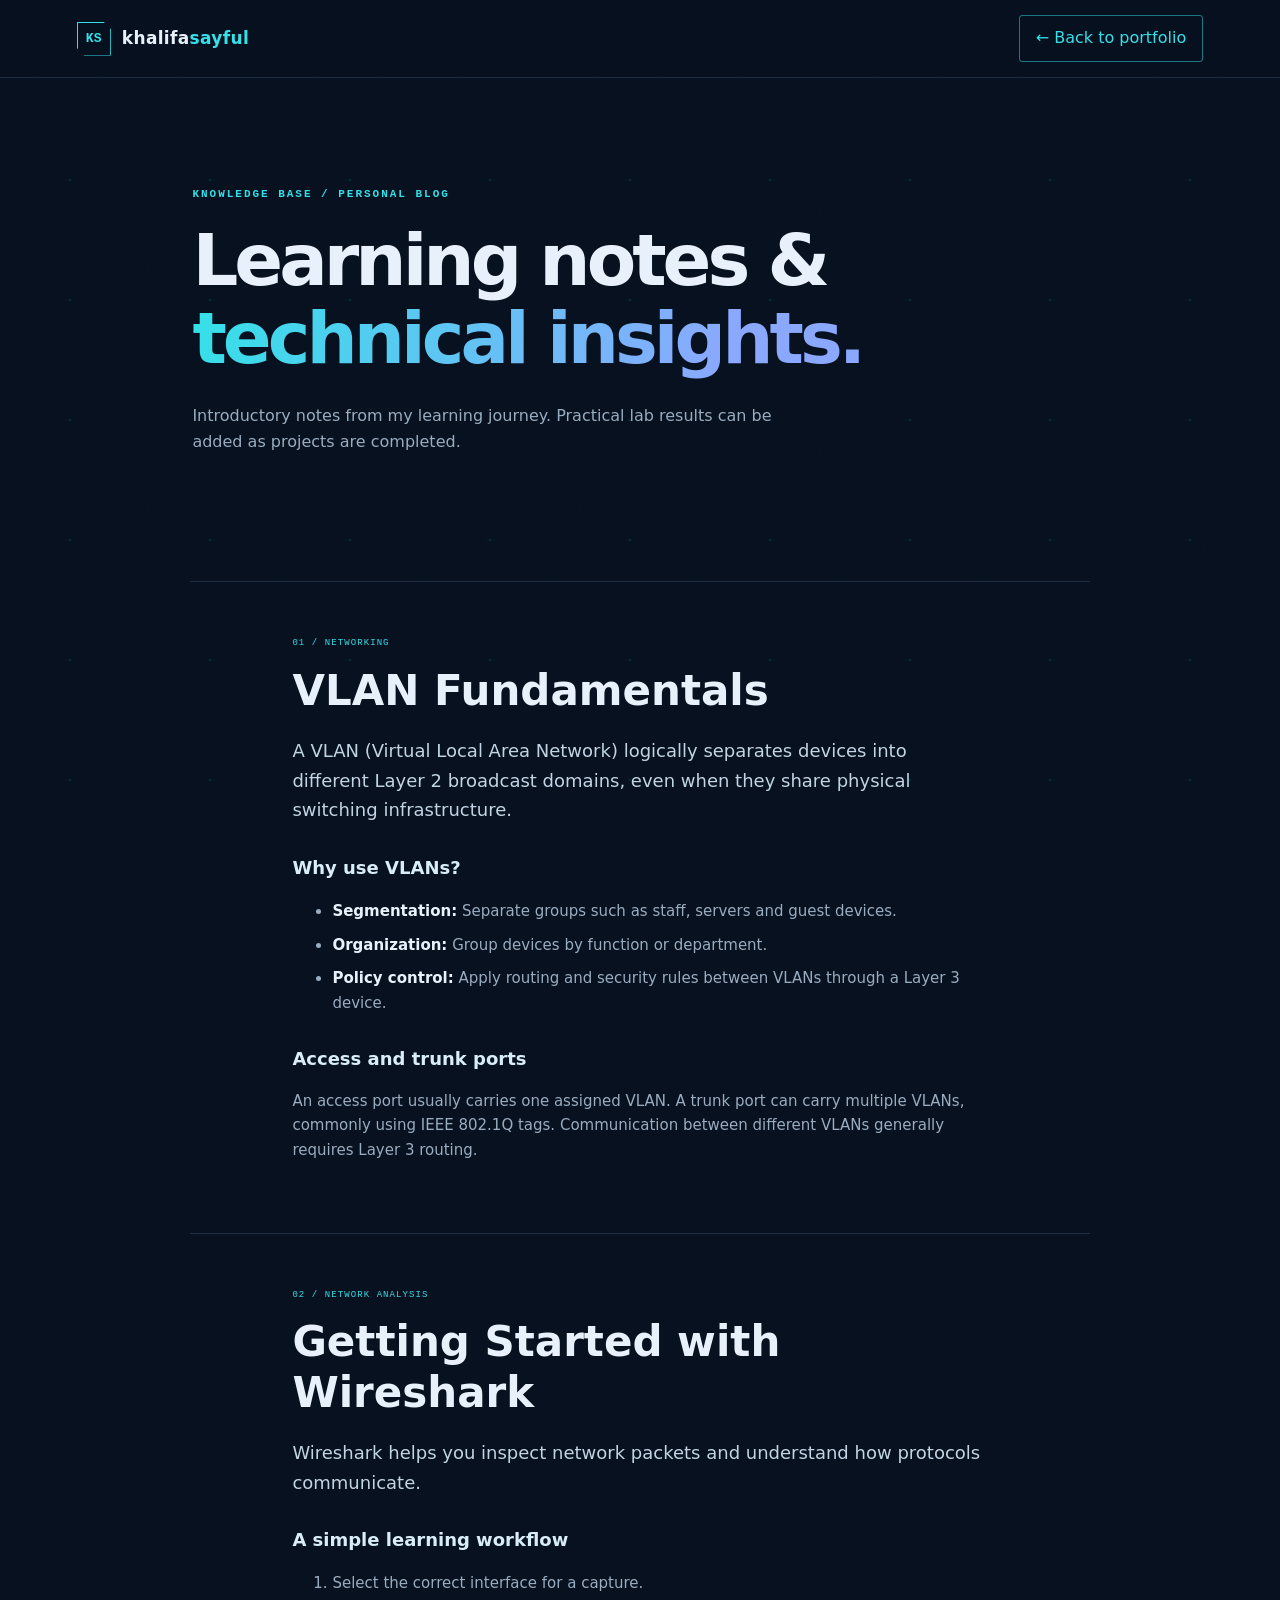
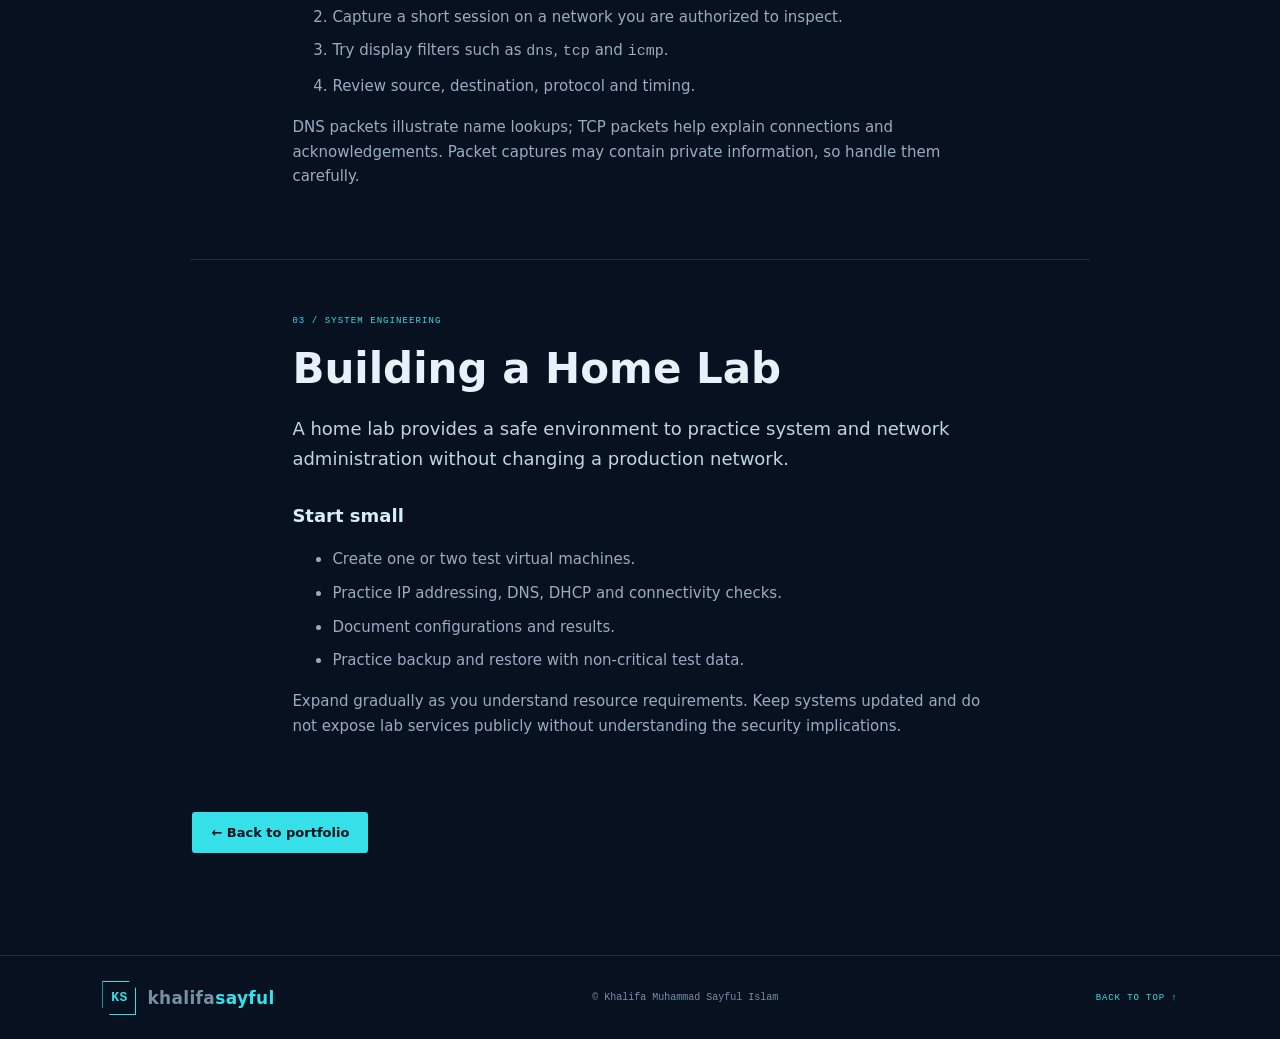
<file: blog.html>
<!doctype html><html lang="en"><head><meta charset="utf-8"><meta name="viewport" content="width=device-width,initial-scale=1"><title>Networking Blog | Khalifa Sayful Islam</title><meta name="description" content="Networking learning notes on VLANs, Wireshark and system engineering by Khalifa Muhammad Sayful Islam."><meta name="author" content="Khalifa Muhammad Sayful Islam"><meta name="robots" content="index,follow"><link rel="canonical" href="https://sayfulislambestit.github.io/khalifasayful/blog.html"><meta property="og:type" content="website"><meta property="og:site_name" content="Khalifa Sayful Islam"><meta property="og:title" content="Networking Blog | Khalifa Sayful Islam"><meta property="og:description" content="Networking learning notes on VLANs, Wireshark and system engineering."><meta property="og:url" content="https://sayfulislambestit.github.io/khalifasayful/blog.html"><meta property="og:image" content="https://sayfulislambestit.github.io/khalifasayful/assets/social-preview.png"><meta property="og:image:type" content="image/png"><meta property="og:image:width" content="1200"><meta property="og:image:height" content="630"><meta name="twitter:card" content="summary_large_image"><meta name="twitter:title" content="Networking Blog | Khalifa Sayful Islam"><meta name="twitter:description" content="Networking learning notes on VLANs, Wireshark and system engineering."><meta name="twitter:image" content="https://sayfulislambestit.github.io/khalifasayful/assets/social-preview.png"><link rel="stylesheet" href="style.css"><link rel="icon" href="assets/favicon.svg" type="image/svg+xml"><script type="application/ld+json">{"@context":"https://schema.org","@type":"CollectionPage","name":"Networking Blog | Khalifa Sayful Islam","url":"https://sayfulislambestit.github.io/khalifasayful/blog.html","author":{"@type":"Person","name":"Khalifa Muhammad Sayful Islam","url":"https://sayfulislambestit.github.io/khalifasayful/"}}</script></head><body>
<header class="site-header"><a class="brand" href="index.html"><span class="brand-mark">KS</span><span>khalifa<span class="accent">sayful</span></span></a><a class="nav-cta" href="index.html">← Back to portfolio</a></header><main class="blog-page">
<section class="section blog-page-heading"><p class="eyebrow">KNOWLEDGE BASE / PERSONAL BLOG</p><h1>Learning notes &amp;<br><span class="gradient-text">technical insights.</span></h1><p class="section-intro">Introductory notes from my learning journey. Practical lab results can be added as projects are completed.</p></section>
<article class="article section" id="vlan"><span class="blog-meta">01 / NETWORKING</span><h2>VLAN Fundamentals</h2><p class="article-lead">A VLAN (Virtual Local Area Network) logically separates devices into different Layer 2 broadcast domains, even when they share physical switching infrastructure.</p><h3>Why use VLANs?</h3><ul><li><strong>Segmentation:</strong> Separate groups such as staff, servers and guest devices.</li><li><strong>Organization:</strong> Group devices by function or department.</li><li><strong>Policy control:</strong> Apply routing and security rules between VLANs through a Layer 3 device.</li></ul><h3>Access and trunk ports</h3><p>An access port usually carries one assigned VLAN. A trunk port can carry multiple VLANs, commonly using IEEE 802.1Q tags. Communication between different VLANs generally requires Layer 3 routing.</p></article>
<article class="article section" id="wireshark"><span class="blog-meta">02 / NETWORK ANALYSIS</span><h2>Getting Started with Wireshark</h2><p class="article-lead">Wireshark helps you inspect network packets and understand how protocols communicate.</p><h3>A simple learning workflow</h3><ol><li>Select the correct interface for a capture.</li><li>Capture a short session on a network you are authorized to inspect.</li><li>Try display filters such as <code>dns</code>, <code>tcp</code> and <code>icmp</code>.</li><li>Review source, destination, protocol and timing.</li></ol><p>DNS packets illustrate name lookups; TCP packets help explain connections and acknowledgements. Packet captures may contain private information, so handle them carefully.</p></article>
<article class="article section" id="homelab"><span class="blog-meta">03 / SYSTEM ENGINEERING</span><h2>Building a Home Lab</h2><p class="article-lead">A home lab provides a safe environment to practice system and network administration without changing a production network.</p><h3>Start small</h3><ul><li>Create one or two test virtual machines.</li><li>Practice IP addressing, DNS, DHCP and connectivity checks.</li><li>Document configurations and results.</li><li>Practice backup and restore with non-critical test data.</li></ul><p>Expand gradually as you understand resource requirements. Keep systems updated and do not expose lab services publicly without understanding the security implications.</p></article>
<section class="section blog-back"><a class="button primary" href="index.html#blog">← Back to portfolio</a></section></main><footer class="footer"><a class="brand" href="index.html"><span class="brand-mark">KS</span><span>khalifa<span class="accent">sayful</span></span></a><p>© Khalifa Muhammad Sayful Islam</p><a href="#">BACK TO TOP ↑</a></footer></body></html>
</file>
<file: style.css>
:root{--bg:#07111f;--panel:#0b1a2b;--panel2:#0e2034;--text:#e8f1fb;--muted:#9aacc0;--cyan:#35e0e8;--blue:#668bff;--line:rgba(126,177,220,.18);--mono:ui-monospace,SFMono-Regular,Consolas,monospace;--sans:Inter,ui-sans-serif,system-ui,-apple-system,"Segoe UI",sans-serif}*{box-sizing:border-box}html{scroll-behavior:smooth;scroll-padding-top:88px}body{margin:0;background:var(--bg);color:var(--text);font-family:var(--sans);line-height:1.65;overflow-x:hidden}body:before{content:"";position:fixed;inset:0;pointer-events:none;opacity:.14;background-image:linear-gradient(rgba(60,153,210,.12) 1px,transparent 1px),linear-gradient(90deg,rgba(60,153,210,.12) 1px,transparent 1px);background-size:48px 48px;mask-image:linear-gradient(to bottom,black,transparent 80%);z-index:-1}.scanline{position:fixed;inset:0;pointer-events:none;z-index:10;opacity:.08;background:repeating-linear-gradient(0deg,transparent 0 3px,rgba(255,255,255,.08) 4px)}a{color:inherit;text-decoration:none}.site-header{height:78px;padding:0 max(6vw,24px);display:flex;align-items:center;justify-content:space-between;border-bottom:1px solid var(--line);background:rgba(7,17,31,.88);backdrop-filter:blur(16px);position:sticky;top:0;z-index:20}.brand{display:flex;align-items:center;gap:11px;font-weight:800;letter-spacing:.02em;font-size:17px}.brand-mark{width:34px;height:34px;border:1px solid var(--cyan);display:grid;place-items:center;color:var(--cyan);font:700 13px var(--mono);clip-path:polygon(0 0,78% 0,100% 22%,100% 100%,22% 100%,0 78%)}.accent{color:var(--cyan)}.nav{display:flex;align-items:center;gap:32px;color:var(--muted);font-size:13px}.nav a:hover,.social-row a:hover{color:var(--cyan)}.nav-cta{border:1px solid rgba(53,224,232,.5);padding:9px 16px;color:var(--cyan);border-radius:3px}.menu-toggle{display:none;background:none;border:0;color:var(--cyan);font-size:24px}.section{padding:110px max(8vw,28px);max-width:1440px;margin:auto}.hero{min-height:calc(100vh - 78px);display:grid;grid-template-columns:1.05fr .95fr;align-items:center;position:relative;padding-top:75px;padding-bottom:95px}.eyebrow{font:600 11px var(--mono);letter-spacing:.18em;color:var(--cyan);margin:0 0 22px}.pulse{display:inline-block;width:7px;height:7px;background:var(--cyan);border-radius:50%;margin-right:9px;box-shadow:0 0 12px var(--cyan)}h1{font-size:clamp(42px,6.1vw,82px);line-height:1.08;letter-spacing:-.055em;margin:0 0 25px;font-weight:800}.gradient-text{background:linear-gradient(100deg,var(--cyan),#8ba8ff 80%);-webkit-background-clip:text;background-clip:text;color:transparent}.role-line{font:14px var(--mono);color:#d2e5f6;margin-bottom:22px}.prompt{color:#6e91ad}.cursor{color:var(--cyan);animation:blink 1s steps(2,start) infinite}@keyframes blink{to{visibility:hidden}}.hero-description{max-width:550px;color:var(--muted);font-size:16px}.hero-actions{display:flex;gap:13px;margin:32px 0 28px;flex-wrap:wrap}.button{padding:13px 19px;border-radius:3px;font-size:13px;font-weight:700;transition:.2s}.button.primary{background:var(--cyan);color:#03121c}.button.primary:hover{box-shadow:0 0 28px rgba(53,224,232,.3);transform:translateY(-2px)}.button.secondary{border:1px solid var(--line);color:var(--text)}.button.secondary:hover{border-color:var(--cyan)}.social-row{display:flex;gap:25px;font:12px var(--mono);color:var(--muted)}.hero-visual{height:440px;position:relative;display:grid;place-items:center}.visual-grid{position:absolute;inset:12%;border:1px solid rgba(53,224,232,.12);transform:rotate(45deg);background:linear-gradient(135deg,rgba(53,224,232,.05),transparent 55%)}.orbit{position:absolute;border:1px solid rgba(53,224,232,.27);border-radius:50%;transform:rotate(-25deg)}.orbit-one{width:330px;height:190px}.orbit-two{width:270px;height:370px;transform:rotate(55deg);border-color:rgba(102,139,255,.3)}.core{width:170px;height:170px;border-radius:50%;display:grid;place-items:center;background:radial-gradient(circle,rgba(53,224,232,.18),rgba(53,224,232,.02) 65%);border:1px solid rgba(53,224,232,.6);box-shadow:0 0 70px rgba(53,224,232,.14),inset 0 0 35px rgba(53,224,232,.1);z-index:1}.core-inner{width:112px;height:112px;border:1px dashed rgba(53,224,232,.65);border-radius:50%;display:grid;place-items:center;color:var(--cyan);font:700 32px var(--mono)}.core-inner span{animation:blink 1s steps(2,start) infinite}.float-tag{position:absolute;z-index:2;padding:7px 10px;background:#0a1a2a;border:1px solid var(--line);color:#a8c5db;font:10px var(--mono);letter-spacing:.1em}.tag-a{top:17%;left:12%}.tag-b{right:8%;top:30%}.tag-c{bottom:18%;left:26%}.hero-bottom{position:absolute;bottom:27px;left:8%;right:8%;display:flex;justify-content:space-between;color:#627b91;font:9px var(--mono);letter-spacing:.12em}.section-heading{max-width:720px;margin-bottom:48px}.section-heading h2,.contact-panel h2{font-size:clamp(34px,4.4vw,56px);line-height:1.12;letter-spacing:-.045em;margin:0 0 18px}.section-intro{color:var(--muted);max-width:620px}.about-section{display:grid;grid-template-columns:.9fr 1.1fr;gap:10%;border-top:1px solid var(--line)}.about-section .section-heading{margin:0}.about-content{padding-top:8px;color:var(--muted)}.about-content .lead{font-size:21px;color:var(--text)}.about-content strong{color:var(--cyan)}.info-strip{display:grid;grid-template-columns:repeat(3,1fr);gap:15px;border-top:1px solid var(--line);margin-top:35px;padding-top:22px}.info-strip div{display:flex;flex-direction:column;gap:6px}.info-label{font:10px var(--mono);letter-spacing:.13em;color:#6f8ca5}.info-strip strong{font-size:12px;color:#dce9f5}.skill-grid{display:grid;grid-template-columns:repeat(3,1fr);gap:14px}.skill-card,.project-card{background:linear-gradient(145deg,rgba(14,32,52,.92),rgba(8,22,37,.9));border:1px solid var(--line);padding:26px;position:relative;transition:.25s}.skill-card:hover,.project-card:hover{border-color:rgba(53,224,232,.5);transform:translateY(-4px)}.card-number{position:absolute;right:22px;top:20px;color:#58728a;font:11px var(--mono)}.skill-icon{font-size:26px;color:var(--cyan);margin-bottom:22px}.skill-card h3,.project-card h3{font-size:18px;margin:0 0 9px}.skill-card p,.project-card p{font-size:13px;color:var(--muted);min-height:65px}.tags{display:flex;flex-wrap:wrap;gap:7px;margin-top:20px}.tags span,.project-type{font:9px var(--mono);letter-spacing:.08em;color:var(--cyan);border:1px solid rgba(53,224,232,.2);padding:5px 7px}.projects-section{border-top:1px solid var(--line)}.project-grid{display:grid;grid-template-columns:repeat(3,1fr);gap:15px}.project-card{padding:20px}.project-top{display:flex;justify-content:space-between;font:9px var(--mono);color:#7f9ab0;letter-spacing:.08em}.project-status{color:var(--cyan)}.project-art{height:175px;margin:18px 0 22px;background:radial-gradient(circle at center,rgba(53,224,232,.09),transparent 65%);border:1px solid rgba(53,224,232,.1);position:relative;overflow:hidden;display:flex;align-items:center;justify-content:center}.network-art .node{position:absolute;border:1px solid var(--cyan);color:var(--cyan);background:#0b1a2b;padding:7px 10px;font:10px var(--mono);z-index:2}.n1{top:22px;left:calc(50% - 18px)}.n2{top:83px;left:20%}.n3{top:83px;right:20%}.n4{bottom:15px;left:calc(50% - 18px)}.network-art .line{height:1px;background:var(--cyan);position:absolute;opacity:.6;transform-origin:left}.l1{width:100px;top:53px;left:calc(50% - 4px);transform:rotate(145deg)}.l2{width:100px;top:53px;left:50%;transform:rotate(35deg)}.l3{width:80px;top:105px;left:50%;transform:rotate(90deg)}.server-art{flex-direction:column;gap:8px}.server-unit{width:145px;height:35px;border:1px solid rgba(53,224,232,.55);display:flex;align-items:center;gap:7px;padding:0 10px}.server-unit:before{content:"";width:65px;height:4px;background:rgba(53,224,232,.35)}.server-unit b{width:5px;height:5px;border-radius:50%;background:var(--cyan);box-shadow:0 0 7px var(--cyan)}.data-ring{width:90px;height:90px;border:1px solid var(--cyan);border-radius:50%;display:grid;place-items:center;color:var(--cyan);font:25px var(--mono);box-shadow:0 0 25px rgba(53,224,232,.13)}.data-chip{position:absolute;font:8px var(--mono);color:#9bb8cf;border:1px solid var(--line);padding:4px 6px}.data-chip:nth-of-type(1){top:20px;left:12px}.data-chip:nth-of-type(2){right:12px;top:45px}.data-chip:nth-of-type(3){bottom:15px;left:35%}.project-type{display:inline-block;margin-top:12px}.experience-section{border-top:1px solid var(--line)}.timeline{display:grid;grid-template-columns:24px 1fr;gap:20px;max-width:720px}.timeline-mark{width:10px;height:10px;border-radius:50%;background:var(--cyan);margin-top:8px;box-shadow:0 0 15px var(--cyan);position:relative}.timeline-mark:after{content:"";position:absolute;top:13px;left:4px;width:1px;height:170px;background:var(--line)}.timeline-date{font:10px var(--mono);color:var(--cyan);letter-spacing:.13em}.timeline-content h3{margin:9px 0 0;font-size:22px}.timeline-content h4{margin:3px 0 12px;color:#a8bfd2;font-size:14px;font-weight:500}.timeline-content p,.education-note p{color:var(--muted);font-size:13px}.education-note{margin:55px 0 0 44px;padding:20px 24px;border-left:1px solid var(--line);background:rgba(14,32,52,.5);max-width:675px}.education-note strong{display:block;margin-top:8px}.contact-section{padding-top:70px;padding-bottom:110px}.contact-panel{padding:60px;background:linear-gradient(120deg,rgba(13,36,57,.95),rgba(8,22,37,.9));border:1px solid rgba(53,224,232,.24);position:relative;overflow:hidden}.contact-panel:after{content:"</>";position:absolute;right:4%;top:0;font:160px var(--mono);color:rgba(53,224,232,.045)}.contact-links{display:flex;gap:14px;margin-top:32px;max-width:600px}.contact-links a{flex:1;padding:16px;border:1px solid var(--line);display:flex;justify-content:space-between;gap:10px;font-size:13px}.contact-links a b{color:var(--cyan);font:11px var(--mono)}.contact-links a:hover{border-color:var(--cyan)}.footer{border-top:1px solid var(--line);padding:25px max(8vw,28px);display:flex;align-items:center;justify-content:space-between;color:#7890a5;font-size:10px}.footer p{font:10px var(--mono)}.footer>a:last-child{font:9px var(--mono);color:var(--cyan);letter-spacing:.1em}
@media(max-width:900px){.hero{grid-template-columns:1fr;padding-top:90px}.hero-visual{height:340px;grid-row:1}.hero-copy{grid-row:2}.hero-bottom{left:28px;right:28px}.about-section{grid-template-columns:1fr;gap:35px}.skill-grid,.project-grid{grid-template-columns:repeat(2,1fr)}}@media(max-width:600px){.site-header{height:68px}.menu-toggle{display:block}.nav{display:none;position:absolute;top:68px;left:0;right:0;background:#081727;padding:20px 28px;flex-direction:column;align-items:flex-start;border-bottom:1px solid var(--line)}.nav.open{display:flex}.section{padding:78px 24px}.hero{padding-top:55px;min-height:auto;padding-bottom:100px}.hero-visual{height:270px}.orbit-one{width:260px;height:150px}.orbit-two{width:210px;height:290px}.core{width:135px;height:135px}.core-inner{width:90px;height:90px;font-size:26px}.tag-a{left:0}.tag-b{right:0}.tag-c{left:14%;bottom:10%}.hero-bottom{font-size:7px;gap:8px}.hero-bottom span:nth-child(2){display:none}.skill-grid,.project-grid{grid-template-columns:1fr}.info-strip{grid-template-columns:1fr 1fr}.contact-panel{padding:30px 22px}.contact-links{flex-direction:column}.footer{flex-wrap:wrap;gap:12px}.footer p{order:3;width:100%}}

/* Photo gallery and blog */
.gallery-section,.blog-preview-section{border-top:1px solid var(--line)}
.gallery-grid,.blog-grid{display:grid;grid-template-columns:repeat(3,1fr);gap:16px}
.gallery-item{margin:0;background:var(--panel);border:1px solid var(--line);overflow:hidden}
.gallery-item img{display:block;width:100%;aspect-ratio:4/3;object-fit:cover;background:#0b1a2b}
.gallery-item figcaption{padding:15px 17px;display:flex;flex-direction:column;gap:3px}
.gallery-item figcaption strong{font-size:14px}.gallery-item figcaption span,.gallery-note{font-size:11px;color:var(--muted)}
.gallery-note{margin-top:18px}.gallery-note code{color:var(--cyan)}
.blog-card{padding:25px;background:linear-gradient(145deg,rgba(14,32,52,.92),rgba(8,22,37,.9));border:1px solid var(--line)}
.blog-meta{font:9px var(--mono);letter-spacing:.12em;color:var(--cyan)}
.blog-card h3{font-size:18px;line-height:1.35;margin:17px 0 10px}.blog-card p{font-size:13px;color:var(--muted);min-height:75px}
.blog-card a{display:inline-block;margin-top:12px;color:var(--cyan);font:11px var(--mono)}.blog-all{display:inline-block;margin-top:25px}
.blog-carousel{max-width:980px;margin:0 auto}
.blog-slides{display:grid;gap:14px}
.blog-slide{min-width:0}
.blog-expand{border:1px solid var(--line);background:linear-gradient(145deg,rgba(14,32,52,.92),rgba(8,22,37,.9))}
.blog-expand summary{padding:clamp(22px,5vw,48px);cursor:pointer;list-style:none}
.blog-expand summary::-webkit-details-marker{display:none}
.blog-title{display:block;margin:16px 0 10px;color:var(--text);font-size:clamp(24px,3vw,34px);font-weight:700;line-height:1.2}
.blog-summary{display:block;max-width:700px;color:var(--muted);font-size:15px}
.blog-open-label{display:inline-block;margin-top:22px;color:var(--cyan);font:10px var(--mono);letter-spacing:.1em}
.blog-expand[open] summary{border-bottom:1px solid var(--line)}
.blog-expand[open] .blog-open-label{font-size:0}
.blog-expand[open] .blog-open-label:after{content:"CLOSE ARTICLE −";font:10px var(--mono)}
.blog-body{padding:18px clamp(22px,5vw,48px) 28px;animation:blog-expand-in .3s ease-out}
.blog-body p,.blog-body li{color:var(--muted);font-size:14px}
.blog-body code{color:var(--cyan)}
.blog-carousel.is-ready .blog-slides{display:block}
.blog-carousel.is-ready .blog-slide{display:none}
.blog-carousel.is-ready .blog-slide.is-active{display:block;animation:blog-slide-in .35s ease-out}
.blog-controls{display:none}
.blog-carousel.is-ready .blog-controls{display:flex;align-items:center;justify-content:center;gap:14px;margin-top:18px}
.blog-controls button{width:42px;height:42px;border:1px solid rgba(53,224,232,.35);border-radius:50%;background:var(--panel);color:var(--cyan);font:18px var(--mono);cursor:pointer}
.blog-controls button:hover,.blog-controls button:focus-visible{border-color:var(--cyan);box-shadow:0 0 14px rgba(53,224,232,.2)}
.blog-status{min-width:120px;text-align:center;color:var(--muted);font:11px var(--mono)}
@media(max-width:600px){.blog-carousel.is-ready .blog-controls{gap:8px}.blog-controls button{width:38px;height:38px}.blog-status{min-width:100px}}
@keyframes blog-slide-in{from{opacity:.55;transform:translateX(10px)}to{opacity:1;transform:translateX(0)}}
@keyframes blog-expand-in{from{opacity:0;transform:translateY(-5px)}to{opacity:1;transform:translateY(0)}}
@media(prefers-reduced-motion:reduce){.blog-carousel.is-ready .blog-slide.is-active,.blog-body{animation:none}}
.blog-page{max-width:1100px;margin:auto}.blog-page-heading h1{font-size:clamp(42px,6vw,72px)}
.article{padding-top:45px;padding-bottom:55px;border-top:1px solid var(--line);max-width:900px}
.article h2{font-size:clamp(28px,4vw,42px);line-height:1.2;margin:12px 0 20px}.article h3{font-size:18px;margin:28px 0 8px;color:#d9edf9}
.article p,.article li{color:var(--muted);font-size:15px}.article li{margin:9px 0}.article strong{color:var(--text)}
.article-lead{font-size:18px!important;color:#c2d4e4!important}.blog-back{padding-top:10px}
@media(max-width:900px){.gallery-grid,.blog-grid{grid-template-columns:repeat(2,1fr)}}
@media(max-width:600px){.gallery-grid,.blog-grid{grid-template-columns:1fr}.gallery-item img{aspect-ratio:16/10}.article{padding-top:35px;padding-bottom:40px}}

.profile-photo-frame{
  width:260px;
  height:340px;
  border-radius:18px;
  overflow:hidden;
  background:#0b1a2b;
  padding:7px;
  clip-path:polygon(0 0,86% 0,100% 14%,100% 100%,14% 100%,0 86%);
  transform:translateY(-28px);
}
.profile-photo{
  width:100%;
  height:100%;
  display:block;
  object-fit:cover;
  object-position:center 18%;
  border-radius:12px;
  filter:contrast(1.04) saturate(.88);
}
@media(max-width:600px){
  .profile-photo-frame{width:210px;height:270px;transform:translateY(-16px)}
}
.project-image{padding:0;background:#f5f8fc}
.project-image a,.project-image img{display:block;width:100%;height:100%}
.project-image img{object-fit:contain}
.education-entry + .education-entry{border-top:1px solid var(--line);margin-top:16px;padding-top:12px}
.education-meta{display:block;margin-top:5px;color:var(--cyan);font:10px var(--mono);letter-spacing:.04em}
.journey-columns{display:grid;grid-template-columns:minmax(0,1.1fr) minmax(0,.9fr);gap:clamp(24px,4vw,56px);align-items:start}
.journey-columns .timeline{max-width:none}
.journey-columns .education-note{margin:0;max-width:none;background:transparent}
.timeline-content h3,.education-entry strong{font:700 18px var(--sans)}
.timeline-content h4,.education-meta{font:500 14px var(--sans);color:#a8bfd2;letter-spacing:normal}
.timeline-date,.education-note>.info-label{font:600 10px var(--mono);color:var(--cyan);letter-spacing:.13em}
.timeline-content p,.education-entry p{font:400 13px var(--sans);color:var(--muted)}
@media(max-width:900px){.journey-columns{grid-template-columns:1fr;gap:40px}}
.network-map{position:absolute;inset:0;width:100%;height:100%;z-index:0;overflow:visible}
.network-links{fill:none;stroke:rgba(53,224,232,.5);stroke-width:1.2;stroke-dasharray:4 7}
.network-nodes{fill:var(--cyan);filter:drop-shadow(0 0 5px rgba(53,224,232,.8))}
main,.footer{position:relative;z-index:1}
.site-header{z-index:20}
body:after{content:"";position:fixed;inset:0;z-index:0;pointer-events:none;opacity:.18;background-image:radial-gradient(circle,rgba(53,224,232,.65) 1px,transparent 1.7px),linear-gradient(30deg,transparent 49.7%,rgba(53,224,232,.12) 50%,transparent 50.3%),linear-gradient(150deg,transparent 49.7%,rgba(102,139,255,.1) 50%,transparent 50.3%);background-size:140px 120px;background-position:0 0,0 0,0 0;mask-image:linear-gradient(to bottom,transparent,black 12%,black 88%,transparent)}
.section-heading{position:relative}
.section-heading:after{content:"";display:block;width:58px;height:2px;margin-top:24px;background:linear-gradient(90deg,var(--cyan),rgba(53,224,232,0));box-shadow:0 0 10px rgba(53,224,232,.35)}
.skill-card,.project-card,.gallery-item,.education-entry{position:relative}
.skill-card:before,.project-card:before,.gallery-item:before,.education-entry:before{content:"";position:absolute;top:0;left:20px;width:38px;height:1px;background:var(--cyan);opacity:.55}
.skill-card:after,.project-card:after,.gallery-item:after,.education-entry:after{content:"";position:absolute;top:-2px;left:18px;width:5px;height:5px;border-radius:50%;background:var(--cyan);box-shadow:0 0 9px rgba(53,224,232,.8);opacity:.7}
.contact-links a{background:radial-gradient(circle at 0 0,rgba(53,224,232,.08),transparent 55%)}
.gallery-carousel.is-ready .gallery-grid{display:block}
.gallery-carousel.is-ready .gallery-item{display:none;grid-template-columns:minmax(0,1.35fr) minmax(220px,.65fr);align-items:center;margin:0}
.gallery-carousel.is-ready .gallery-item.is-active{display:grid;animation:gallery-show .35s ease-out}
.gallery-carousel.is-ready .gallery-item>a{display:block;height:clamp(280px,44vw,520px);background:#030a13}
.gallery-carousel.is-ready .gallery-item img{width:100%;height:100%;aspect-ratio:auto;object-fit:contain}
.gallery-carousel.is-ready .gallery-item figcaption{padding:28px}
.gallery-controls{display:none}
.gallery-carousel.is-ready .gallery-controls{display:flex;align-items:center;justify-content:center;gap:14px;margin-top:18px}
.gallery-controls button{width:42px;height:42px;border:1px solid rgba(53,224,232,.35);border-radius:50%;background:var(--panel);color:var(--cyan);font:18px var(--mono);cursor:pointer}
.gallery-controls button:hover,.gallery-controls button:focus-visible{border-color:var(--cyan);box-shadow:0 0 14px rgba(53,224,232,.2)}
.gallery-status{min-width:110px;text-align:center;color:var(--muted);font:11px var(--mono)}
@keyframes gallery-show{from{opacity:.55;transform:translateY(5px)}to{opacity:1;transform:translateY(0)}}
@media(max-width:600px){.gallery-carousel.is-ready .gallery-item{grid-template-columns:1fr}.gallery-carousel.is-ready .gallery-item>a{height:clamp(220px,65vw,390px)}.gallery-carousel.is-ready .gallery-item figcaption{padding:18px 22px}}
.contact-links{max-width:900px}.contact-links a b{overflow-wrap:anywhere}
.social-row a{width:38px;height:38px;border:1px solid var(--line);border-radius:50%;display:grid;place-items:center;transition:.2s}
.social-row a svg{width:17px;height:17px}
.social-row a:hover{border-color:var(--cyan);box-shadow:0 0 14px rgba(53,224,232,.16)}
.contact-links{justify-content:center}
.contact-socials{display:flex;align-items:center;justify-content:center;flex-wrap:wrap;gap:12px}
.contact-socials a{width:50px;height:50px;padding:0;display:grid;place-items:center;justify-content:center;flex:0 0 50px;color:var(--cyan);border-radius:50%}
.contact-socials a svg{width:19px;height:19px}
@media(prefers-reduced-motion:reduce){.gallery-carousel.is-ready .gallery-item.is-active{animation:none}}
.bandwidth-visual{width:min(100%,390px);margin-top:24px;padding:13px 15px;border:1px solid rgba(53,224,232,.2);background:linear-gradient(120deg,rgba(8,24,39,.88),rgba(8,24,39,.55));position:relative;overflow:hidden}
.role-line{font-size:22px}
@media(max-width:600px){.role-line{font-size:18px}}
@media(max-width:600px){.orbit-two{width:min(210px,56vw);height:min(290px,77vw)}}
@media(min-width:601px) and (max-width:760px){.site-header{height:68px}.menu-toggle{display:block}.nav{display:none;position:absolute;top:68px;left:0;right:0;background:#081727;padding:20px 28px;flex-direction:column;align-items:flex-start;border-bottom:1px solid var(--line)}.nav.open{display:flex}}
.bandwidth-label,.bandwidth-legend{display:flex;justify-content:space-between;gap:12px;font:9px var(--mono);letter-spacing:.1em;color:#83a2bb}
.bandwidth-label span:first-child,.bandwidth-legend span:first-child{color:var(--cyan)}
.bandwidth-chart{height:48px;display:flex;align-items:flex-end;gap:5px;margin:12px 0 9px;padding:0 2px;background:repeating-linear-gradient(to bottom,transparent 0 15px,rgba(126,177,220,.08) 16px)}
.bandwidth-chart i{flex:1;height:var(--bar-height);background:linear-gradient(to top,rgba(53,224,232,.2),rgba(53,224,232,.85));transform:scaleY(.7);transform-origin:center bottom}
.bandwidth-chart i:nth-child(3n){background:linear-gradient(to top,rgba(102,139,255,.2),rgba(102,139,255,.9))}
.bandwidth-chart i:nth-child(1){--bar-height:35%}.bandwidth-chart i:nth-child(2){--bar-height:52%}.bandwidth-chart i:nth-child(3){--bar-height:42%}.bandwidth-chart i:nth-child(4){--bar-height:75%}.bandwidth-chart i:nth-child(5){--bar-height:58%}.bandwidth-chart i:nth-child(6){--bar-height:88%}.bandwidth-chart i:nth-child(7){--bar-height:62%}.bandwidth-chart i:nth-child(8){--bar-height:78%}.bandwidth-chart i:nth-child(9){--bar-height:48%}.bandwidth-chart i:nth-child(10){--bar-height:68%}.bandwidth-chart i:nth-child(11){--bar-height:92%}.bandwidth-chart i:nth-child(12){--bar-height:57%}.bandwidth-chart i:nth-child(13){--bar-height:76%}.bandwidth-chart i:nth-child(14){--bar-height:47%}.bandwidth-chart i:nth-child(15){--bar-height:83%}.bandwidth-chart i:nth-child(16){--bar-height:63%}
@media(prefers-reduced-motion:no-preference){
  .network-links{animation:fiber-flow 8s linear infinite}
  .network-nodes{animation:fiber-glow 2.8s ease-in-out infinite alternate}
  .bandwidth-chart i{animation:bandwidth-rise 1.15s ease-in-out infinite alternate}
  .bandwidth-chart i:nth-child(2n){animation-delay:-.45s}
  .bandwidth-chart i:nth-child(3n){animation-delay:-.8s}
}
@keyframes fiber-flow{to{stroke-dashoffset:-88}}
@keyframes fiber-glow{from{opacity:.55}to{opacity:1}}
@keyframes bandwidth-rise{from{transform:scaleY(.35)}to{transform:scaleY(1)}}
:root{--brand-icon-size:22px}.brand-mark svg{width:var(--brand-icon-size);height:var(--brand-icon-size);fill:none;stroke:var(--cyan);stroke-width:1.35;stroke-linecap:round;stroke-linejoin:round}.skill-icon svg{width:28px;height:28px;fill:none;stroke:currentColor;stroke-width:1.35;stroke-linecap:round;stroke-linejoin:round}.skill-icon{height:28px}.tech-icon-defs{position:absolute;width:0;height:0;overflow:hidden}.tags span{display:inline-flex;align-items:center;gap:5px}.tags svg{width:12px;height:12px;flex:none;fill:none;stroke:currentColor;stroke-width:1.7;stroke-linecap:round;stroke-linejoin:round}
.timeline-content ul{margin:10px 0 16px;padding-left:22px;color:var(--muted);font-size:13px}.timeline-content li{margin:4px 0;padding-left:3px}.experience-expand{margin-top:8px}.experience-expand summary{display:inline-block;cursor:pointer;list-style:none;color:var(--cyan);font:10px var(--mono);letter-spacing:.1em}.experience-expand summary::-webkit-details-marker{display:none}.experience-expand[open] summary .experience-expand-label{font-size:0}.experience-expand[open] summary .experience-expand-label:after{content:"SEE LESS −";font:10px var(--mono)}.experience-expand-content{margin-top:10px}
</file>
